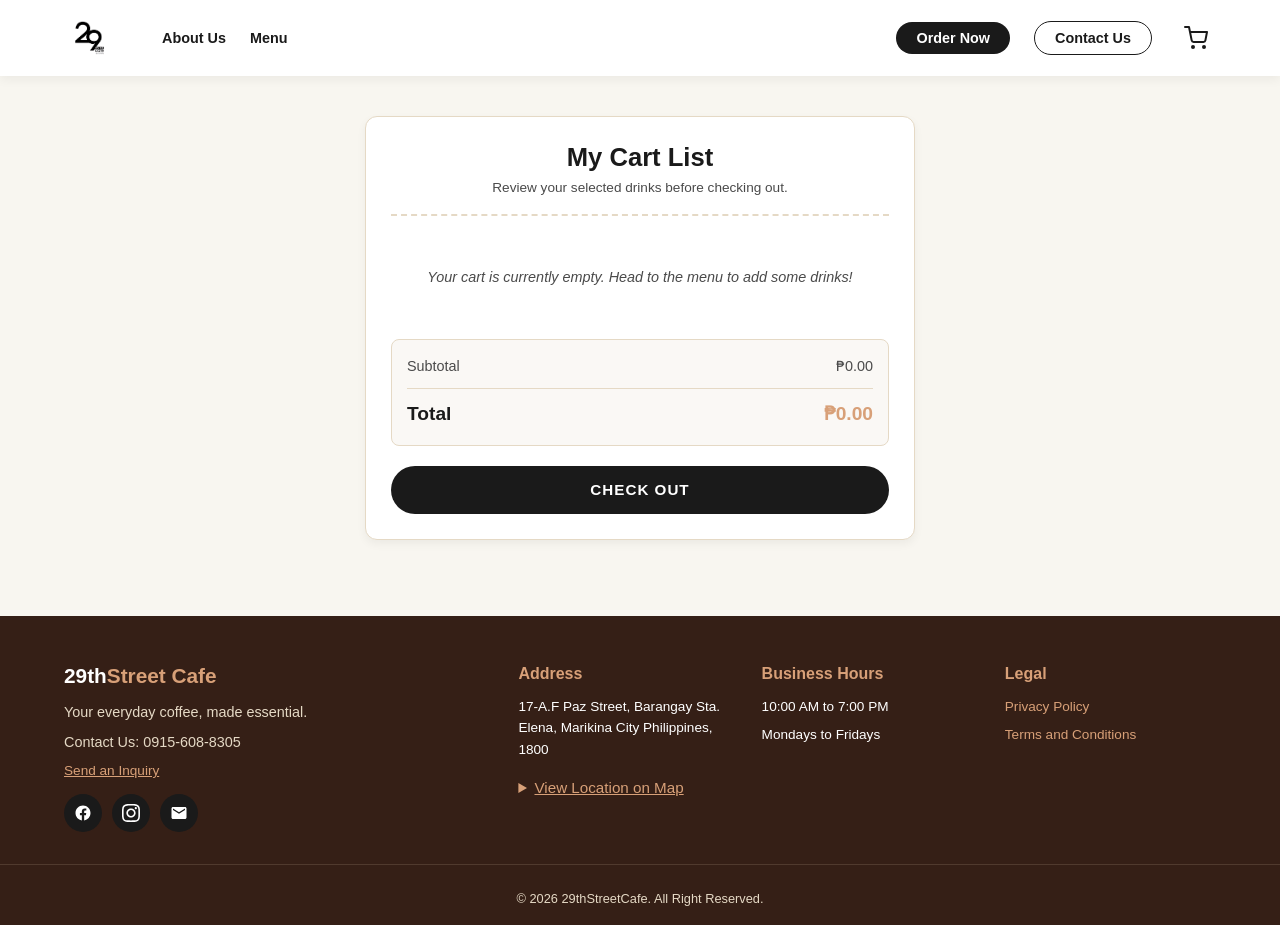
<file: cart.html>
<!DOCTYPE html>
<html lang="en">
<head>
    <meta charset="UTF-8">
    <meta name="viewport" content="width=device-width, initial-scale=1.0">
    <title>29th Street Cafe | My Cart</title>
    <link rel="stylesheet" href="styles.css">
    <script src="cart.js" defer></script>
</head>
<body>

    <header class="site-header">
        <div class="container header-container">
            <div class="logo-container">
                <a href="index.html#hero" class="brand-logo"><img src="images/logo ulit.png" alt="29th Street Cafe Logo" class="logo-img"></a>
            </div>
            
            <div class="mobile-header-actions">
                <a href="cart.html" class="cart-icon-link" aria-label="Go to Cart">
                    <svg width="24" height="24" viewBox="0 0 24 24" fill="none" stroke="currentColor" stroke-width="2" stroke-linecap="round" stroke-linejoin="round">
                        <circle cx="9" cy="21" r="1"></circle><circle cx="20" cy="21" r="1"></circle>
                        <path d="M1 1h4l2.68 13.39a2 2 0 0 0 2 1.61h9.72a2 2 0 0 0 2-1.61L23 6H6"></path>
                    </svg>
                    <span class="cart-badge" style="display: none;">0</span>
                </a>
                <button class="menu-toggle" aria-label="Toggle Menu" id="mobileMenuBtn">
                    <svg width="28" height="28" viewBox="0 0 24 24" fill="none" stroke="currentColor" stroke-width="2" stroke-linecap="round" stroke-linejoin="round">
                        <line x1="3" y1="12" x2="21" y2="12"></line>
                        <line x1="3" y1="6" x2="21" y2="6"></line>
                        <line x1="3" y1="18" x2="21" y2="18"></line>
                    </svg>
                </button>
            </div>

            <nav class="main-navigation" id="mainNav">
                <ul class="nav-list">
                    <li><a href="index.html#about" class="nav-link">About Us</a></li>
                    <li><a href="index.html#menu" class="nav-link">Menu</a></li>
                    <li class="push-right"><a href="form.html" class="nav-link btn-nav">Order Now</a></li>
                    <li><a href="#app" class="nav-link btn-nav-outline">Contact Us</a></li>
                    <li class="desktop-cart">
                        <a href="cart.html" class="nav-link cart-icon-link" aria-label="Go to Cart">
                            <svg width="24" height="24" viewBox="0 0 24 24" fill="none" stroke="currentColor" stroke-width="2" stroke-linecap="round" stroke-linejoin="round">
                                <circle cx="9" cy="21" r="1"></circle><circle cx="20" cy="21" r="1"></circle>
                                <path d="M1 1h4l2.68 13.39a2 2 0 0 0 2 1.61h9.72a2 2 0 0 0 2-1.61L23 6H6"></path>
                            </svg>
                            <span class="cart-badge" style="display: none;">0</span>
                        </a>
                    </li>
                </ul>
            </nav>
        </div>
    </header>

    <main class="cart-page-main">
        <div class="cart-wrapper">
            <div class="cart-header">
                <h1>My Cart List</h1>
                <p>Review your selected drinks before checking out.</p>
            </div>

            <div id="cartItemsContainer" class="cart-items-container">
            </div>

            <div class="cart-summary">
                <div class="summary-row">
                    <span>Subtotal</span>
                    <span id="cartSubtotal">₱0.00</span>
                </div>
                <div class="summary-divider"></div>
                <div class="summary-row total-row">
                    <span>Total</span>
                    <span id="cartTotal">₱0.00</span>
                </div>
            </div>

            <a href="form.html" class="btn-checkout">Check out</a>
        </div>
    </main>

    <footer id="app" class="site-footer">
        <div class="container footer-grid">
            
            <div class="footer-brand">
                <h3>29th<span class="logo-accent-footer">Street Cafe</span></h3>
                <p>Your everyday coffee, made essential.</p>
                
                <div class="desktop-only">
                    <p>Contact Us: <a href="tel:+639156088305" style="color: inherit; text-decoration: none; transition: color 0.3s ease;" onmouseover="this.style.color='var(--chai-spice)'" onmouseout="this.style.color='inherit'">0915-608-8305</a></p>
                    <a href="inquiries.html" style="color: var(--chai-spice); text-decoration: underline; font-size: 0.85rem; transition: color 0.3s ease; display: block; margin-top: 4px;" onmouseover="this.style.color='var(--white)'" onmouseout="this.style.color='var(--chai-spice)'">Send an Inquiry</a>
                    
                    <div class="footer-socials" style="margin-top: 12px; gap: 10px;">
                        <a href="https://www.facebook.com/share/1GhwQuFxMb/" target="_blank" aria-label="Facebook">
                            <svg viewBox="0 0 24 24"><path d="M12 2C6.477 2 2 6.477 2 12c0 4.991 3.657 9.128 8.438 9.878v-6.987h-2.54V12h2.54V9.797c0-2.506 1.492-3.89 3.777-3.89 1.094 0 2.238.195 2.238.195v2.46h-1.26c-1.243 0-1.63.771-1.63 1.562V12h2.773l-.443 2.89h-2.33v6.988C18.343 21.128 22 16.991 22 12c0-5.523-4.477-10-10-10z"/></svg>
                        </a>
                        <a href="https://www.instagram.com/29thstreet_cafe" target="_blank" aria-label="Instagram">
                            <svg viewBox="0 0 24 24"><path d="M12 2.163c3.204 0 3.584.012 4.85.07 3.252.148 4.771 1.691 4.919 4.919.058 1.265.069 1.645.069 4.849 0 3.205-.012 3.584-.069 4.849-.149 3.225-1.664 4.771-4.919 4.919-1.266.058-1.644.07-4.85.07-3.204 0-3.584-.012-4.849-.07-3.26-.149-4.771-1.699-4.919-4.92-.058-1.265-.07-1.644-.07-4.849 0-3.204.013-3.583.07-4.849.149-3.227 1.664-4.771 4.919-4.919 1.266-.057 1.645-.069 4.849-.069zm0-2.163c-3.259 0-3.667.014-4.947.072-4.358.2-6.78 2.618-6.98 6.98-.059 1.281-.073 1.689-.073 4.948 0 3.259.014 3.668.072 4.948.2 4.358 2.618 6.78 6.98 6.98 1.281.058 1.689.072 4.948.072 3.259 0 3.668-.014 4.948-.072 4.354-.2 6.782-2.618 6.979-6.98.059-1.28.073-1.689.073-4.948 0-3.259-.014-3.667-.072-4.947-.196-4.354-2.617-6.78-6.979-6.98-1.281-.059-1.69-.073-4.949-.073zm0 5.838c-3.403 0-6.162 2.759-6.162 6.162s2.759 6.163 6.162 6.163 6.162-2.759 6.162-6.163c0-3.403-2.759-6.162-6.162-6.162zm0 10.162c-2.209 0-4-1.79-4-4 0-2.209 1.791-4 4-4s4 1.791 4 4c0 2.21-1.791 4-4 4zm6.406-11.845c-.796 0-1.441.645-1.441 1.44s.645 1.44 1.441 1.44c.795 0 1.439-.645 1.439-1.44s-.644-1.44-1.439-1.44z"/></svg>
                        </a>
                        <a href="mailto:29thstreetcafe.coftea@gmail.com" aria-label="Email">
                            <svg viewBox="0 0 24 24"><path d="M20 4H4c-1.1 0-1.99.9-1.99 2L2 18c0 1.1.9 2 2 2h16c1.1 0 2-.9 2-2V6c0-1.1-.9-2-2-2zm0 4l-8 5-8-5V6l8 5 8-5v2z"/></svg>
                        </a>
                    </div>
                </div>
                
                <details class="mobile-footer-dropdown mobile-only-block">
                    <summary>Business Hours</summary>
                    <div class="dropdown-content">
                        10:00 AM to 7:00 PM<br>Mondays to Fridays
                    </div>
                </details>
            </div>
            
            <div class="footer-links">
                <div class="desktop-only">
                    <h4>Address</h4>
                    <ul><li>17-A.F Paz Street, Barangay Sta. Elena, Marikina City Philippines, 1800</li></ul>
                    <details style="margin-top: 15px; cursor: pointer;">
                        <summary style="color: var(--chai-spice); font-size: 0.95rem; text-decoration: underline; margin-bottom: 10px; outline: none;">View Location on Map</summary>
                        <iframe src="https://www.google.com/maps/embed?pb=!1m18!1m12!1m3!1d247050.96467806457!2d120.94661945484529!3d14.646214305176816!2m3!1f0!2f0!3f0!3m2!1i1024!2i768!4f13.1!3m3!1m2!1s0x3397b9c610e8864b%3A0x1a244e8b13461ee4!2s29th%20Street%20Cafe%20by%20cof%2Ftea!5e0!3m2!1sen!2sph!4v1778140295258!5m2!1sen!2sph" width="100%" height="200" style="border:0; border-radius: 8px;" allowfullscreen="" loading="lazy" referrerpolicy="no-referrer-when-downgrade"></iframe>
                    </details>
                </div>
                
                <details class="mobile-footer-dropdown mobile-only-block">
                    <summary>Address</summary>
                    <div class="dropdown-content">
                        17-A.F Paz Street, Barangay Sta. Elena, Marikina City Philippines, 1800
                        <details style="margin-top: 10px; cursor: pointer;">
                            <summary style="color: var(--chai-spice); font-size: 0.9rem; text-decoration: underline; margin-bottom: 5px; outline: none; display:inline; justify-content:flex-start;">View Location on Map</summary>
                            <iframe src="https://www.google.com/maps/embed?pb=!1m18!1m12!1m3!1d247050.96467806457!2d120.94661945484529!3d14.646214305176816!2m3!1f0!2f0!3f0!3m2!1i1024!2i768!4f13.1!3m3!1m2!1s0x3397b9c610e8864b%3A0x1a244e8b13461ee4!2s29th%20Street%20Cafe%20by%20cof%2Ftea!5e0!3m2!1sen!2sph!4v1778140295258!5m2!1sen!2sph" width="100%" height="150" style="border:0; border-radius: 8px; margin-top:10px;" allowfullscreen="" loading="lazy" referrerpolicy="no-referrer-when-downgrade"></iframe>
                        </details>
                    </div>
                </details>
            </div>
            
            <div class="footer-links">
                <div class="desktop-only">
                    <h4>Business Hours</h4>
                    <ul>
                        <li>10:00 AM to 7:00 PM</li>
                        <li>Mondays to Fridays</li>
                    </ul>
                </div>

                <details class="mobile-footer-dropdown mobile-only-block">
                    <summary>Contact Us</summary>
                    <div class="dropdown-content">
                        <a href="inquiries.html" style="display:block; margin-bottom: 8px; text-decoration:underline;">Send an Inquiry</a>
                        Call/Text: <a href="tel:+639156088305" style="color: inherit; text-decoration: none;">0915-608-8305</a>
                    </div>
                </details>
            </div>

            <div class="footer-links">
                <div class="desktop-only">
                    <h4>Legal</h4>
                    <ul>
                        <li><a href="privacy.html">Privacy Policy</a></li>
                        <li><a href="terms.html">Terms and Conditions</a></li>
                    </ul>
                </div>
                
                <details class="mobile-footer-dropdown mobile-only-block">
                    <summary>Legal</summary>
                    <div class="dropdown-content">
                        <a href="privacy.html" style="display:block; margin-bottom: 8px; text-decoration:underline;">Privacy Policy</a>
                        <a href="terms.html" style="display:block; text-decoration:underline;">Terms and Conditions</a>
                    </div>
                </details>

                <div class="footer-socials mobile-only-flex" style="margin-top: 15px;">
                    <a href="https://www.facebook.com/share/1GhwQuFxMb/" target="_blank" aria-label="Facebook">
                        <svg viewBox="0 0 24 24"><path d="M12 2C6.477 2 2 6.477 2 12c0 4.991 3.657 9.128 8.438 9.878v-6.987h-2.54V12h2.54V9.797c0-2.506 1.492-3.89 3.777-3.89 1.094 0 2.238.195 2.238.195v2.46h-1.26c-1.243 0-1.63.771-1.63 1.562V12h2.773l-.443 2.89h-2.33v6.988C18.343 21.128 22 16.991 22 12c0-5.523-4.477-10-10-10z"/></svg>
                    </a>
                    <a href="https://www.instagram.com/29thstreet_cafe" target="_blank" aria-label="Instagram">
                        <svg viewBox="0 0 24 24"><path d="M12 2.163c3.204 0 3.584.012 4.85.07 3.252.148 4.771 1.691 4.919 4.919.058 1.265.069 1.645.069 4.849 0 3.205-.012 3.584-.069 4.849-.149 3.225-1.664 4.771-4.919 4.919-1.266.058-1.644.07-4.85.07-3.204 0-3.584-.012-4.849-.07-3.26-.149-4.771-1.699-4.919-4.92-.058-1.265-.07-1.644-.07-4.849 0-3.204.013-3.583.07-4.849.149-3.227 1.664-4.771 4.919-4.919 1.266-.057 1.645-.069 4.849-.069zm0-2.163c-3.259 0-3.667.014-4.947.072-4.358.2-6.78 2.618-6.98 6.98-.059 1.281-.073 1.689-.073 4.948 0 3.259.014 3.668.072 4.948.2 4.358 2.618 6.78 6.98 6.98 1.281.058 1.689.072 4.948.072 3.259 0 3.668-.014 4.948-.072 4.354-.2 6.782-2.618 6.979-6.98.059-1.28.073-1.689.073-4.948 0-3.259-.014-3.667-.072-4.947-.196-4.354-2.617-6.78-6.979-6.98-1.281-.059-1.69-.073-4.949-.073zm0 5.838c-3.403 0-6.162 2.759-6.162 6.162s2.759 6.163 6.162 6.163 6.162-2.759 6.162-6.163c0-3.403-2.759-6.162-6.162-6.162zm0 10.162c-2.209 0-4-1.79-4-4 0-2.209 1.791-4 4-4s4 1.791 4 4c0 2.21-1.791 4-4 4zm6.406-11.845c-.796 0-1.441.645-1.441 1.44s.645 1.44 1.441 1.44c.795 0 1.439-.645 1.439-1.44s-.644-1.44-1.439-1.44z"/></svg>
                    </a>
                    <a href="mailto:29thstreetcafe.coftea@gmail.com" aria-label="Email">
                        <svg viewBox="0 0 24 24"><path d="M20 4H4c-1.1 0-1.99.9-1.99 2L2 18c0 1.1.9 2 2 2h16c1.1 0 2-.9 2-2V6c0-1.1-.9-2-2-2zm0 4l-8 5-8-5V6l8 5 8-5v2z"/></svg>
                    </a>
                </div>
            </div>

        </div>
        <div class="footer-bottom">
            <p>© 2026 29thStreetCafe. All Right Reserved.</p>
        </div>
    </footer>
</body>
</html>
</file>
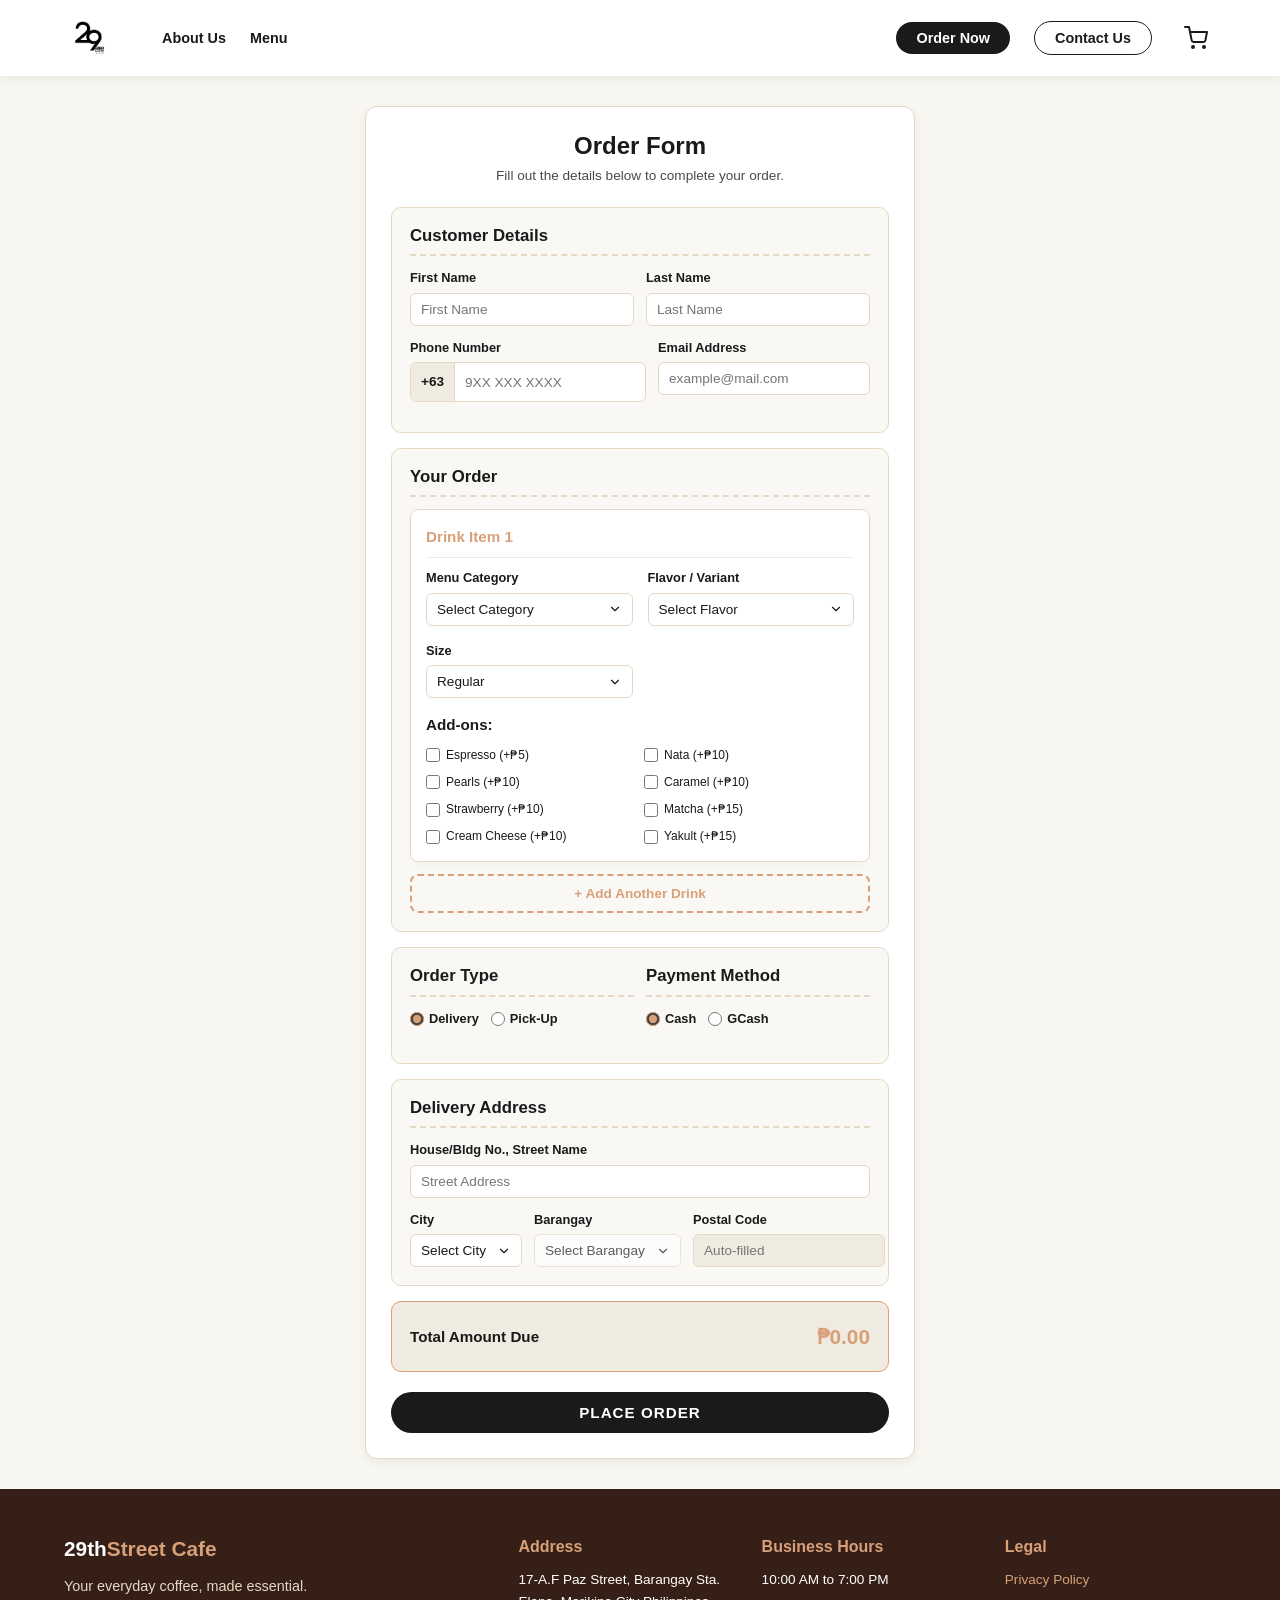
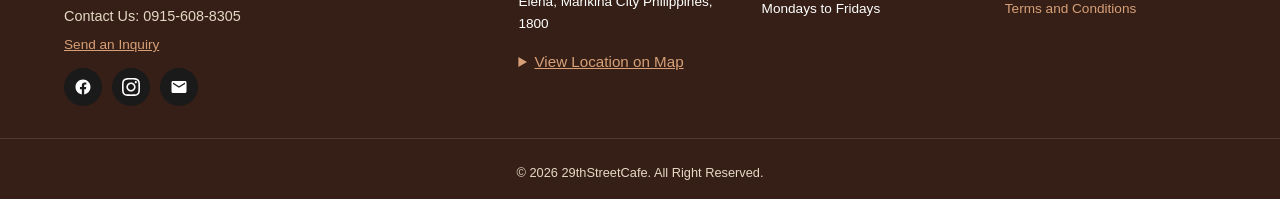
<file: form.html>
<!DOCTYPE html>
<html lang="en">
<head>
    <meta charset="UTF-8" />
    <meta name="viewport" content="width=device-width, initial-scale=1.0" />
    <title>29th Street Cafe | Order Form</title>
    <link rel="stylesheet" href="form.css" />
    <link rel="stylesheet" href="styles.css" />
    <script src="form.js" defer></script>
</head>
<body>
  
    <header class="site-header">
        <div class="container header-container">
            <div class="logo-container">
                <a href="index.html#hero" class="brand-logo"><img src="images/logo ulit.png" alt="29th Street Cafe Logo" class="logo-img"></a>
            </div>
            
            <div class="mobile-header-actions">
                <a href="cart.html" class="cart-icon-link" aria-label="Go to Cart">
                    <svg width="24" height="24" viewBox="0 0 24 24" fill="none" stroke="currentColor" stroke-width="2" stroke-linecap="round" stroke-linejoin="round">
                        <circle cx="9" cy="21" r="1"></circle><circle cx="20" cy="21" r="1"></circle>
                        <path d="M1 1h4l2.68 13.39a2 2 0 0 0 2 1.61h9.72a2 2 0 0 0 2-1.61L23 6H6"></path>
                    </svg>
                    <span class="cart-badge" style="display: none;">0</span>
                </a>
                <button class="menu-toggle" aria-label="Toggle Menu" id="mobileMenuBtn">
                    <svg width="28" height="28" viewBox="0 0 24 24" fill="none" stroke="currentColor" stroke-width="2" stroke-linecap="round" stroke-linejoin="round">
                        <line x1="3" y1="12" x2="21" y2="12"></line>
                        <line x1="3" y1="6" x2="21" y2="6"></line>
                        <line x1="3" y1="18" x2="21" y2="18"></line>
                    </svg>
                </button>
            </div>

            <nav class="main-navigation" id="mainNav">
                <ul class="nav-list">
                    <li><a href="index.html#about" class="nav-link">About Us</a></li>
                    <li><a href="index.html#menu" class="nav-link">Menu</a></li>
                    <li class="push-right"><a href="form.html" class="nav-link btn-nav">Order Now</a></li>
                    <li><a href="#app" class="nav-link btn-nav-outline">Contact Us</a></li>
                    <li class="desktop-cart">
                        <a href="cart.html" class="nav-link cart-icon-link" aria-label="Go to Cart">
                            <svg width="24" height="24" viewBox="0 0 24 24" fill="none" stroke="currentColor" stroke-width="2" stroke-linecap="round" stroke-linejoin="round">
                                <circle cx="9" cy="21" r="1"></circle><circle cx="20" cy="21" r="1"></circle>
                                <path d="M1 1h4l2.68 13.39a2 2 0 0 0 2 1.61h9.72a2 2 0 0 0 2-1.61L23 6H6"></path>
                            </svg>
                            <span class="cart-badge" style="display: none;">0</span>
                        </a>
                    </li>
                </ul>
            </nav>
        </div>
    </header>

  <div class="wrapper">
    <header class="header">
      <h1>Order Form</h1>
      <p>Fill out the details below to complete your order.</p>
    </header>
    
    <form id="foodOrderForm">
      
      <section class="form-section">
        <h2 class="section-title">Customer Details</h2>
        <div class="input-grid">
          <div class="field">
            <label>First Name</label>
            <input class="input" type="text" name="firstName" placeholder="First Name" required />
          </div>
          <div class="field">
            <label>Last Name</label>
            <input class="input" type="text" name="lastName" placeholder="Last Name" required />
          </div>
        </div>
        <div class="input-grid">
          <div class="field">
            <label>Phone Number</label>
            <div class="phone-group">
              <span class="phone-prefix">+63</span>
              <input class="phone-input" type="tel" name="phone" placeholder="9XX XXX XXXX" maxlength="10" minlength="10" pattern="^9\d{9}$" title="Must start with 9 and be exactly 10 digits" required oninput="this.value = this.value.replace(/[^0-9]/g, '')" />
            </div>
          </div>
          <div class="field">
            <label>Email Address</label>
            <input class="input" type="email" name="email" placeholder="example@mail.com" pattern="[a-zA-Z0-9._%+-]+@[a-zA-Z0-9.-]+\.[a-zA-Z]{2,}$" required />
          </div>
        </div>
      </section>

      <section class="form-section">
        <h2 class="section-title">Your Order</h2>
        <div id="mealsContainer"></div>
        <button class="add-btn" type="button" id="addMealBtn">+ Add Another Drink</button>
      </section>

      <section class="form-section">
        <div class="input-grid">
          <div class="field">
            <h2 class="section-title">Order Type</h2>
            <div class="radio-group">
              <label class="radio-item"><input type="radio" name="orderType" value="Delivery" checked /> Delivery</label>
              <label class="radio-item"><input type="radio" name="orderType" value="Pick-Up" /> Pick-Up</label>
            </div>
          </div>
          <div class="field">
            <h2 class="section-title">Payment Method</h2>
            <div class="radio-group">
              <label class="radio-item"><input type="radio" name="paymentType" value="Cash" checked /> Cash</label>
              <label class="radio-item"><input type="radio" name="paymentType" value="GCash" /> GCash</label>
            </div>

            <div id="gcashQRContainer" style="display: none; margin-top: 15px; text-align: center;">
                <p style="font-size: 0.85rem; color: var(--mocha-brown); margin-bottom: 8px;">Scan to pay via GCash:</p>
                <img src="images/gcash-qr.jpg" alt="GCash QR Code" style="max-width: 150px; border-radius: 8px; border: 1px solid var(--cappuccino-beige); box-shadow: var(--shadow-soft);">
                <p style="font-size: 0.95rem; font-weight: bold; color: var(--espresso-brown); margin-top: 8px;">0915-608-8305</p>
            </div>
          </div>
        </div>
      </section>

      <section class="form-section" id="addressSection">
        <h2 class="section-title">Delivery Address</h2>
        <div class="field mb-spacing">
          <label>House/Bldg No., Street Name</label>
          <input class="input" type="text" name="street" id="streetInput" placeholder="Street Address" required />
        </div>
        <div class="address-grid">
          <div class="field">
            <label>City</label>
            <select class="input select" name="city" id="citySelect" required>
              <option value="" disabled selected>Select City</option>
              <option value="Antipolo">Antipolo</option>
              <option value="Cainta">Cainta</option>
              <option value="Marikina">Marikina</option>
              <option value="Pasig">Pasig</option>
            </select>
          </div>
          <div class="field">
            <label>Barangay</label>
            <select class="input select" name="barangay" id="brgySelect" required disabled>
              <option value="" disabled selected>Select Barangay</option>
            </select>
          </div>
          <div class="field">
            <label>Postal Code</label>
            <input class="input readonly" type="text" name="zip" id="zipCode" placeholder="Auto-filled" readonly />
          </div>
        </div>
      </section>

      <section class="form-section summary-section">
        <div class="payment-grid">
          <div class="label">Total Amount Due</div>
          <div class="value total-amount" id="amountDue">₱0.00</div>
        </div>
      </section>

      <div class="footer-actions">
        <button class="submit-btn" type="submit">Place Order</button>
      </div>

      <div class="submission-notice" id="summaryBox"></div>
    </form>
  </div>

    <footer id="app" class="site-footer">
        <div class="container footer-grid">
            
            <div class="footer-brand">
                <h3>29th<span class="logo-accent-footer">Street Cafe</span></h3>
                <p>Your everyday coffee, made essential.</p>
                
                <div class="desktop-only">
                    <p>Contact Us: <a href="tel:+639156088305" style="color: inherit; text-decoration: none; transition: color 0.3s ease;" onmouseover="this.style.color='var(--chai-spice)'" onmouseout="this.style.color='inherit'">0915-608-8305</a></p>
                    <a href="inquiries.html" style="color: var(--chai-spice); text-decoration: underline; font-size: 0.85rem; transition: color 0.3s ease; display: block; margin-top: 4px;" onmouseover="this.style.color='var(--white)'" onmouseout="this.style.color='var(--chai-spice)'">Send an Inquiry</a>
                    
                    <div class="footer-socials" style="margin-top: 12px; gap: 10px;">
                        <a href="https://www.facebook.com/share/1GhwQuFxMb/" target="_blank" aria-label="Facebook">
                            <svg viewBox="0 0 24 24"><path d="M12 2C6.477 2 2 6.477 2 12c0 4.991 3.657 9.128 8.438 9.878v-6.987h-2.54V12h2.54V9.797c0-2.506 1.492-3.89 3.777-3.89 1.094 0 2.238.195 2.238.195v2.46h-1.26c-1.243 0-1.63.771-1.63 1.562V12h2.773l-.443 2.89h-2.33v6.988C18.343 21.128 22 16.991 22 12c0-5.523-4.477-10-10-10z"/></svg>
                        </a>
                        <a href="https://www.instagram.com/29thstreet_cafe" target="_blank" aria-label="Instagram">
                            <svg viewBox="0 0 24 24"><path d="M12 2.163c3.204 0 3.584.012 4.85.07 3.252.148 4.771 1.691 4.919 4.919.058 1.265.069 1.645.069 4.849 0 3.205-.012 3.584-.069 4.849-.149 3.225-1.664 4.771-4.919 4.919-1.266.058-1.644.07-4.85.07-3.204 0-3.584-.012-4.849-.07-3.26-.149-4.771-1.699-4.919-4.92-.058-1.265-.07-1.644-.07-4.849 0-3.204.013-3.583.07-4.849.149-3.227 1.664-4.771 4.919-4.919 1.266-.057 1.645-.069 4.849-.069zm0-2.163c-3.259 0-3.667.014-4.947.072-4.358.2-6.78 2.618-6.98 6.98-.059 1.281-.073 1.689-.073 4.948 0 3.259.014 3.668.072 4.948.2 4.358 2.618 6.78 6.98 6.98 1.281.058 1.689.072 4.948.072 3.259 0 3.668-.014 4.948-.072 4.354-.2 6.782-2.618 6.979-6.98.059-1.28.073-1.689.073-4.948 0-3.259-.014-3.667-.072-4.947-.196-4.354-2.617-6.78-6.979-6.98-1.281-.059-1.69-.073-4.949-.073zm0 5.838c-3.403 0-6.162 2.759-6.162 6.162s2.759 6.163 6.162 6.163 6.162-2.759 6.162-6.163c0-3.403-2.759-6.162-6.162-6.162zm0 10.162c-2.209 0-4-1.79-4-4 0-2.209 1.791-4 4-4s4 1.791 4 4c0 2.21-1.791 4-4 4zm6.406-11.845c-.796 0-1.441.645-1.441 1.44s.645 1.44 1.441 1.44c.795 0 1.439-.645 1.439-1.44s-.644-1.44-1.439-1.44z"/></svg>
                        </a>
                        <a href="mailto:29thstreetcafe.coftea@gmail.com" aria-label="Email">
                            <svg viewBox="0 0 24 24"><path d="M20 4H4c-1.1 0-1.99.9-1.99 2L2 18c0 1.1.9 2 2 2h16c1.1 0 2-.9 2-2V6c0-1.1-.9-2-2-2zm0 4l-8 5-8-5V6l8 5 8-5v2z"/></svg>
                        </a>
                    </div>
                </div>
                
                <details class="mobile-footer-dropdown mobile-only-block">
                    <summary>Business Hours</summary>
                    <div class="dropdown-content">
                        10:00 AM to 7:00 PM<br>Mondays to Fridays
                    </div>
                </details>
            </div>
            
            <div class="footer-links">
                <div class="desktop-only">
                    <h4>Address</h4>
                    <ul><li>17-A.F Paz Street, Barangay Sta. Elena, Marikina City Philippines, 1800</li></ul>
                    <details style="margin-top: 15px; cursor: pointer;">
                        <summary style="color: var(--chai-spice); font-size: 0.95rem; text-decoration: underline; margin-bottom: 10px; outline: none;">View Location on Map</summary>
                        <iframe src="https://www.google.com/maps/embed?pb=!1m18!1m12!1m3!1d247050.96467806457!2d120.94661945484529!3d14.646214305176816!2m3!1f0!2f0!3f0!3m2!1i1024!2i768!4f13.1!3m3!1m2!1s0x3397b9c610e8864b%3A0x1a244e8b13461ee4!2s29th%20Street%20Cafe%20by%20cof%2Ftea!5e0!3m2!1sen!2sph!4v1778140295258!5m2!1sen!2sph" width="100%" height="200" style="border:0; border-radius: 8px;" allowfullscreen="" loading="lazy" referrerpolicy="no-referrer-when-downgrade"></iframe>
                    </details>
                </div>
                
                <details class="mobile-footer-dropdown mobile-only-block">
                    <summary>Address</summary>
                    <div class="dropdown-content">
                        17-A.F Paz Street, Barangay Sta. Elena, Marikina City Philippines, 1800
                        <details style="margin-top: 10px; cursor: pointer;">
                            <summary style="color: var(--chai-spice); font-size: 0.9rem; text-decoration: underline; margin-bottom: 5px; outline: none; display:inline; justify-content:flex-start;">View Location on Map</summary>
                            <iframe src="https://www.google.com/maps/embed?pb=!1m18!1m12!1m3!1d247050.96467806457!2d120.94661945484529!3d14.646214305176816!2m3!1f0!2f0!3f0!3m2!1i1024!2i768!4f13.1!3m3!1m2!1s0x3397b9c610e8864b%3A0x1a244e8b13461ee4!2s29th%20Street%20Cafe%20by%20cof%2Ftea!5e0!3m2!1sen!2sph!4v1778140295258!5m2!1sen!2sph" width="100%" height="150" style="border:0; border-radius: 8px; margin-top:10px;" allowfullscreen="" loading="lazy" referrerpolicy="no-referrer-when-downgrade"></iframe>
                        </details>
                    </div>
                </details>
            </div>
            
            <div class="footer-links">
                <div class="desktop-only">
                    <h4>Business Hours</h4>
                    <ul>
                        <li>10:00 AM to 7:00 PM</li>
                        <li>Mondays to Fridays</li>
                    </ul>
                </div>

                <details class="mobile-footer-dropdown mobile-only-block">
                    <summary>Contact Us</summary>
                    <div class="dropdown-content">
                        <a href="inquiries.html" style="display:block; margin-bottom: 8px; text-decoration:underline;">Send an Inquiry</a>
                        Call/Text: <a href="tel:+639156088305" style="color: inherit; text-decoration: none;">0915-608-8305</a>
                    </div>
                </details>
            </div>

            <div class="footer-links">
                <div class="desktop-only">
                    <h4>Legal</h4>
                    <ul>
                        <li><a href="privacy.html">Privacy Policy</a></li>
                        <li><a href="terms.html">Terms and Conditions</a></li>
                    </ul>
                </div>
                
                <details class="mobile-footer-dropdown mobile-only-block">
                    <summary>Legal</summary>
                    <div class="dropdown-content">
                        <a href="privacy.html" style="display:block; margin-bottom: 8px; text-decoration:underline;">Privacy Policy</a>
                        <a href="terms.html" style="display:block; text-decoration:underline;">Terms and Conditions</a>
                    </div>
                </details>

                <div class="footer-socials mobile-only-flex" style="margin-top: 15px;">
                    <a href="https://www.facebook.com/share/1GhwQuFxMb/" target="_blank" aria-label="Facebook">
                        <svg viewBox="0 0 24 24"><path d="M12 2C6.477 2 2 6.477 2 12c0 4.991 3.657 9.128 8.438 9.878v-6.987h-2.54V12h2.54V9.797c0-2.506 1.492-3.89 3.777-3.89 1.094 0 2.238.195 2.238.195v2.46h-1.26c-1.243 0-1.63.771-1.63 1.562V12h2.773l-.443 2.89h-2.33v6.988C18.343 21.128 22 16.991 22 12c0-5.523-4.477-10-10-10z"/></svg>
                    </a>
                    <a href="https://www.instagram.com/29thstreet_cafe" target="_blank" aria-label="Instagram">
                        <svg viewBox="0 0 24 24"><path d="M12 2.163c3.204 0 3.584.012 4.85.07 3.252.148 4.771 1.691 4.919 4.919.058 1.265.069 1.645.069 4.849 0 3.205-.012 3.584-.069 4.849-.149 3.225-1.664 4.771-4.919 4.919-1.266.058-1.644.07-4.85.07-3.204 0-3.584-.012-4.849-.07-3.26-.149-4.771-1.699-4.919-4.92-.058-1.265-.07-1.644-.07-4.849 0-3.204.013-3.583.07-4.849.149-3.227 1.664-4.771 4.919-4.919 1.266-.057 1.645-.069 4.849-.069zm0-2.163c-3.259 0-3.667.014-4.947.072-4.358.2-6.78 2.618-6.98 6.98-.059 1.281-.073 1.689-.073 4.948 0 3.259.014 3.668.072 4.948.2 4.358 2.618 6.78 6.98 6.98 1.281.058 1.689.072 4.948.072 3.259 0 3.668-.014 4.948-.072 4.354-.2 6.782-2.618 6.979-6.98.059-1.28.073-1.689.073-4.948 0-3.259-.014-3.667-.072-4.947-.196-4.354-2.617-6.78-6.979-6.98-1.281-.059-1.69-.073-4.949-.073zm0 5.838c-3.403 0-6.162 2.759-6.162 6.162s2.759 6.163 6.162 6.163 6.162-2.759 6.162-6.163c0-3.403-2.759-6.162-6.162-6.162zm0 10.162c-2.209 0-4-1.79-4-4 0-2.209 1.791-4 4-4s4 1.791 4 4c0 2.21-1.791 4-4 4zm6.406-11.845c-.796 0-1.441.645-1.441 1.44s.645 1.44 1.441 1.44c.795 0 1.439-.645 1.439-1.44s-.644-1.44-1.439-1.44z"/></svg>
                    </a>
                    <a href="mailto:29thstreetcafe.coftea@gmail.com" aria-label="Email">
                        <svg viewBox="0 0 24 24"><path d="M20 4H4c-1.1 0-1.99.9-1.99 2L2 18c0 1.1.9 2 2 2h16c1.1 0 2-.9 2-2V6c0-1.1-.9-2-2-2zm0 4l-8 5-8-5V6l8 5 8-5v2z"/></svg>
                    </a>
                </div>
            </div>
            
        </div>
        <div class="footer-bottom">
            <p>© 2026 29thStreetCafe. All Right Reserved.</p>
        </div>
    </footer>

    <a href="#" id="scrollToTopBtn" class="scroll-to-top" aria-label="Scroll to top">
        <svg width="24" height="24" viewBox="0 0 24 24" fill="none" stroke="currentColor" stroke-width="2.5" stroke-linecap="round" stroke-linejoin="round">
            <path d="M12 19V5M5 12l7-7 7 7"/>
        </svg>
    </a>
</body>
</html>
</file>
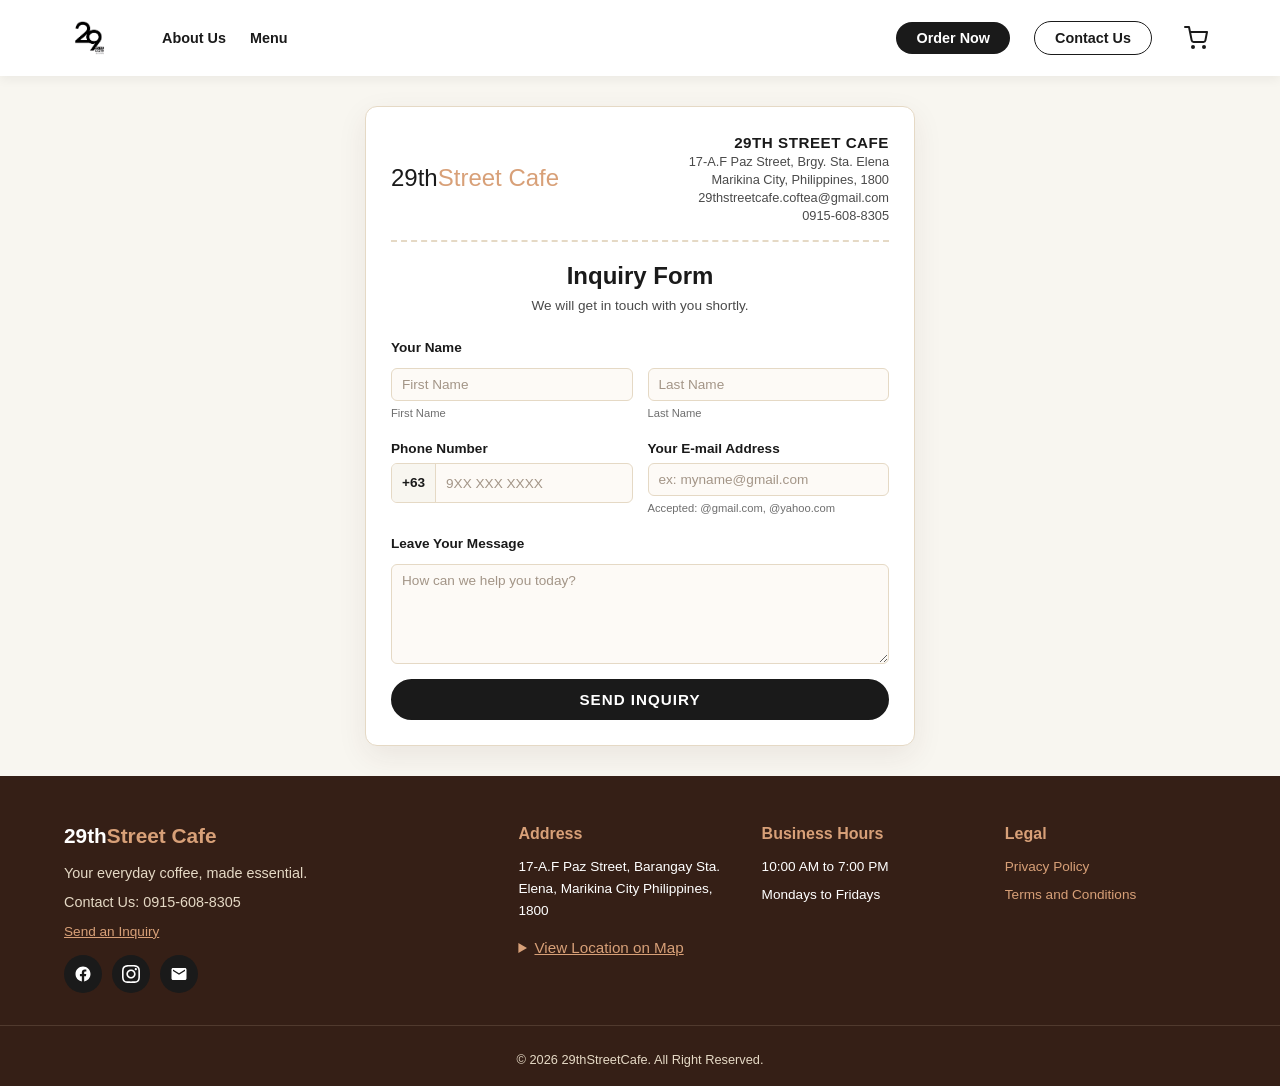
<file: inquiries.html>
<!DOCTYPE html>
<html lang="en">
<head>
    <meta charset="UTF-8">
    <meta name="viewport" content="width=device-width, initial-scale=1.0">
    <title>29th Street Cafe | Inquiries</title>
    <link rel="stylesheet" href="styles.css">
    <link rel="stylesheet" href="inquiries.css">
    <script src="inquiries.js" defer></script>
</head>
<body>

    <header class="site-header">
        <div class="container header-container">
            <div class="logo-container">
                <a href="index.html#hero" class="brand-logo"><img src="images/logo ulit.png" alt="29th Street Cafe Logo" class="logo-img"></a>
            </div>
            
            <div class="mobile-header-actions">
                <a href="cart.html" class="cart-icon-link" aria-label="Go to Cart">
                    <svg width="24" height="24" viewBox="0 0 24 24" fill="none" stroke="currentColor" stroke-width="2" stroke-linecap="round" stroke-linejoin="round">
                        <circle cx="9" cy="21" r="1"></circle><circle cx="20" cy="21" r="1"></circle>
                        <path d="M1 1h4l2.68 13.39a2 2 0 0 0 2 1.61h9.72a2 2 0 0 0 2-1.61L23 6H6"></path>
                    </svg>
                    <span class="cart-badge" style="display: none;">0</span>
                </a>
                <button class="menu-toggle" aria-label="Toggle Menu" id="mobileMenuBtn">
                    <svg width="28" height="28" viewBox="0 0 24 24" fill="none" stroke="currentColor" stroke-width="2" stroke-linecap="round" stroke-linejoin="round">
                        <line x1="3" y1="12" x2="21" y2="12"></line>
                        <line x1="3" y1="6" x2="21" y2="6"></line>
                        <line x1="3" y1="18" x2="21" y2="18"></line>
                    </svg>
                </button>
            </div>

            <nav class="main-navigation" id="mainNav">
                <ul class="nav-list">
                    <li><a href="index.html#about" class="nav-link">About Us</a></li>
                    <li><a href="index.html#menu" class="nav-link">Menu</a></li>
                    <li class="push-right"><a href="form.html" class="nav-link btn-nav">Order Now</a></li>
                    <li><a href="#app" class="nav-link btn-nav-outline">Contact Us</a></li>
                    <li class="desktop-cart">
                        <a href="cart.html" class="nav-link cart-icon-link" aria-label="Go to Cart">
                            <svg width="24" height="24" viewBox="0 0 24 24" fill="none" stroke="currentColor" stroke-width="2" stroke-linecap="round" stroke-linejoin="round">
                                <circle cx="9" cy="21" r="1"></circle><circle cx="20" cy="21" r="1"></circle>
                                <path d="M1 1h4l2.68 13.39a2 2 0 0 0 2 1.61h9.72a2 2 0 0 0 2-1.61L23 6H6"></path>
                            </svg>
                            <span class="cart-badge" style="display: none;">0</span>
                        </a>
                    </li>
                </ul>
            </nav>
        </div>
    </header>

    <div class="inquiry-wrapper">
        <div class="inquiry-top-header">
            <div class="inquiry-logo-box">
                <a href="index.html" class="brand-logo" style="font-size: 1.5rem; text-decoration: none; color: var(--espresso-brown);">29th<span style="color: var(--chai-spice);">Street Cafe</span></a>
            </div>
            <div class="inquiry-company-info">
                <strong>29TH STREET CAFE</strong><br>
                17-A.F Paz Street, Brgy. Sta. Elena<br>
                Marikina City, Philippines, 1800<br>
                29thstreetcafe.coftea@gmail.com<br>
                0915-608-8305
            </div>
        </div>

        <div class="inquiry-title-section">
            <h1>Inquiry Form</h1>
            <p>We will get in touch with you shortly.</p>
        </div>

        <form id="inquiryForm" class="inquiry-form">
            <div class="form-row">
                <div class="form-group full-width">
                    <label>Your Name</label>
                </div>
                <div class="form-group">
                    <input type="text" id="inqFirstName" name="firstName" placeholder="First Name" pattern="[A-Za-z\s]+" title="Only letters and spaces are allowed" required>
                    <span class="sub-label">First Name</span>
                </div>
                <div class="form-group">
                    <input type="text" id="inqLastName" name="lastName" placeholder="Last Name" pattern="[A-Za-z\s]+" title="Only letters and spaces are allowed" required>
                    <span class="sub-label">Last Name</span>
                </div>
            </div>

            <div class="form-row">
                <div class="form-group">
                    <label for="inqPhone">Phone Number</label>
                    <div class="phone-group">
                        <span class="phone-prefix">+63</span>
                        <input class="phone-input" type="tel" id="inqPhone" name="phone" placeholder="9XX XXX XXXX" maxlength="10" minlength="10" pattern="^9\d{9}$" title="Must start with 9 and be exactly 10 digits" required>
                    </div>
                </div>
                <div class="form-group">
                    <label for="inqEmail">Your E-mail Address</label>
                    <input type="email" id="inqEmail" name="email" placeholder="ex: myname@gmail.com" pattern="^[a-zA-Z0-9._%+-]+@(gmail\.com|yahoo\.com)$" title="Please enter a valid @gmail.com or @yahoo.com address" required>
                    <span class="sub-label">Accepted: @gmail.com, @yahoo.com</span>
                </div>
            </div>

            <div class="form-row">
                <div class="form-group full-width">
                    <label for="inqMessage">Leave Your Message</label>
                    <textarea id="inqMessage" name="message" placeholder="How can we help you today?" required></textarea>
                </div>
            </div>

            <div class="form-actions">
                <button type="submit" class="submit-btn">Send Inquiry</button>
            </div>
            
            <div id="inquirySuccess" class="success-notice"></div>
        </form>
    </div>

    <footer id="app" class="site-footer">
        <div class="container footer-grid">
            
            <div class="footer-brand">
                <h3>29th<span class="logo-accent-footer">Street Cafe</span></h3>
                <p>Your everyday coffee, made essential.</p>
                
                <div class="desktop-only">
                    <p>Contact Us: <a href="tel:+639156088305" style="color: inherit; text-decoration: none; transition: color 0.3s ease;" onmouseover="this.style.color='var(--chai-spice)'" onmouseout="this.style.color='inherit'">0915-608-8305</a></p>
                    <a href="inquiries.html" style="color: var(--chai-spice); text-decoration: underline; font-size: 0.85rem; transition: color 0.3s ease; display: block; margin-top: 4px;" onmouseover="this.style.color='var(--white)'" onmouseout="this.style.color='var(--chai-spice)'">Send an Inquiry</a>
                    
                    <div class="footer-socials" style="margin-top: 12px; gap: 10px;">
                        <a href="https://www.facebook.com/share/1GhwQuFxMb/" target="_blank" aria-label="Facebook">
                            <svg viewBox="0 0 24 24"><path d="M12 2C6.477 2 2 6.477 2 12c0 4.991 3.657 9.128 8.438 9.878v-6.987h-2.54V12h2.54V9.797c0-2.506 1.492-3.89 3.777-3.89 1.094 0 2.238.195 2.238.195v2.46h-1.26c-1.243 0-1.63.771-1.63 1.562V12h2.773l-.443 2.89h-2.33v6.988C18.343 21.128 22 16.991 22 12c0-5.523-4.477-10-10-10z"/></svg>
                        </a>
                        <a href="https://www.instagram.com/29thstreet_cafe" target="_blank" aria-label="Instagram">
                            <svg viewBox="0 0 24 24"><path d="M12 2.163c3.204 0 3.584.012 4.85.07 3.252.148 4.771 1.691 4.919 4.919.058 1.265.069 1.645.069 4.849 0 3.205-.012 3.584-.069 4.849-.149 3.225-1.664 4.771-4.919 4.919-1.266.058-1.644.07-4.85.07-3.204 0-3.584-.012-4.849-.07-3.26-.149-4.771-1.699-4.919-4.92-.058-1.265-.07-1.644-.07-4.849 0-3.204.013-3.583.07-4.849.149-3.227 1.664-4.771 4.919-4.919 1.266-.057 1.645-.069 4.849-.069zm0-2.163c-3.259 0-3.667.014-4.947.072-4.358.2-6.78 2.618-6.98 6.98-.059 1.281-.073 1.689-.073 4.948 0 3.259.014 3.668.072 4.948.2 4.358 2.618 6.78 6.98 6.98 1.281.058 1.689.072 4.948.072 3.259 0 3.668-.014 4.948-.072 4.354-.2 6.782-2.618 6.979-6.98.059-1.28.073-1.689.073-4.948 0-3.259-.014-3.667-.072-4.947-.196-4.354-2.617-6.78-6.979-6.98-1.281-.059-1.69-.073-4.949-.073zm0 5.838c-3.403 0-6.162 2.759-6.162 6.162s2.759 6.163 6.162 6.163 6.162-2.759 6.162-6.163c0-3.403-2.759-6.162-6.162-6.162zm0 10.162c-2.209 0-4-1.79-4-4 0-2.209 1.791-4 4-4s4 1.791 4 4c0 2.21-1.791 4-4 4zm6.406-11.845c-.796 0-1.441.645-1.441 1.44s.645 1.44 1.441 1.44c.795 0 1.439-.645 1.439-1.44s-.644-1.44-1.439-1.44z"/></svg>
                        </a>
                        <a href="mailto:29thstreetcafe.coftea@gmail.com" aria-label="Email">
                            <svg viewBox="0 0 24 24"><path d="M20 4H4c-1.1 0-1.99.9-1.99 2L2 18c0 1.1.9 2 2 2h16c1.1 0 2-.9 2-2V6c0-1.1-.9-2-2-2zm0 4l-8 5-8-5V6l8 5 8-5v2z"/></svg>
                        </a>
                    </div>
                </div>
                
                <details class="mobile-footer-dropdown mobile-only-block">
                    <summary>Business Hours</summary>
                    <div class="dropdown-content">
                        10:00 AM to 7:00 PM<br>Mondays to Fridays
                    </div>
                </details>
            </div>
            
            <div class="footer-links">
                <div class="desktop-only">
                    <h4>Address</h4>
                    <ul><li>17-A.F Paz Street, Barangay Sta. Elena, Marikina City Philippines, 1800</li></ul>
                    <details style="margin-top: 15px; cursor: pointer;">
                        <summary style="color: var(--chai-spice); font-size: 0.95rem; text-decoration: underline; margin-bottom: 10px; outline: none;">View Location on Map</summary>
                        <iframe src="https://www.google.com/maps/embed?pb=!1m18!1m12!1m3!1d247050.96467806457!2d120.94661945484529!3d14.646214305176816!2m3!1f0!2f0!3f0!3m2!1i1024!2i768!4f13.1!3m3!1m2!1s0x3397b9c610e8864b%3A0x1a244e8b13461ee4!2s29th%20Street%20Cafe%20by%20cof%2Ftea!5e0!3m2!1sen!2sph!4v1778140295258!5m2!1sen!2sph" width="100%" height="200" style="border:0; border-radius: 8px;" allowfullscreen="" loading="lazy" referrerpolicy="no-referrer-when-downgrade"></iframe>
                    </details>
                </div>
                
                <details class="mobile-footer-dropdown mobile-only-block">
                    <summary>Address</summary>
                    <div class="dropdown-content">
                        17-A.F Paz Street, Barangay Sta. Elena, Marikina City Philippines, 1800
                        <details style="margin-top: 10px; cursor: pointer;">
                            <summary style="color: var(--chai-spice); font-size: 0.9rem; text-decoration: underline; margin-bottom: 5px; outline: none; display:inline; justify-content:flex-start;">View Location on Map</summary>
                            <iframe src="https://www.google.com/maps/embed?pb=!1m18!1m12!1m3!1d247050.96467806457!2d120.94661945484529!3d14.646214305176816!2m3!1f0!2f0!3f0!3m2!1i1024!2i768!4f13.1!3m3!1m2!1s0x3397b9c610e8864b%3A0x1a244e8b13461ee4!2s29th%20Street%20Cafe%20by%20cof%2Ftea!5e0!3m2!1sen!2sph!4v1778140295258!5m2!1sen!2sph" width="100%" height="150" style="border:0; border-radius: 8px; margin-top:10px;" allowfullscreen="" loading="lazy" referrerpolicy="no-referrer-when-downgrade"></iframe>
                        </details>
                    </div>
                </details>
            </div>
            
            <div class="footer-links">
                <div class="desktop-only">
                    <h4>Business Hours</h4>
                    <ul>
                        <li>10:00 AM to 7:00 PM</li>
                        <li>Mondays to Fridays</li>
                    </ul>
                </div>

                <details class="mobile-footer-dropdown mobile-only-block">
                    <summary>Contact Us</summary>
                    <div class="dropdown-content">
                        <a href="inquiries.html" style="display:block; margin-bottom: 8px; text-decoration:underline;">Send an Inquiry</a>
                        Call/Text: <a href="tel:+639156088305" style="color: inherit; text-decoration: none;">0915-608-8305</a>
                    </div>
                </details>
            </div>

            <div class="footer-links">
                <div class="desktop-only">
                    <h4>Legal</h4>
                    <ul>
                        <li><a href="privacy.html">Privacy Policy</a></li>
                        <li><a href="terms.html">Terms and Conditions</a></li>
                    </ul>
                </div>
                
                <details class="mobile-footer-dropdown mobile-only-block">
                    <summary>Legal</summary>
                    <div class="dropdown-content">
                        <a href="privacy.html" style="display:block; margin-bottom: 8px; text-decoration:underline;">Privacy Policy</a>
                        <a href="terms.html" style="display:block; text-decoration:underline;">Terms and Conditions</a>
                    </div>
                </details>

                <div class="footer-socials mobile-only-flex" style="margin-top: 15px;">
                    <a href="https://www.facebook.com/share/1GhwQuFxMb/" target="_blank" aria-label="Facebook">
                        <svg viewBox="0 0 24 24"><path d="M12 2C6.477 2 2 6.477 2 12c0 4.991 3.657 9.128 8.438 9.878v-6.987h-2.54V12h2.54V9.797c0-2.506 1.492-3.89 3.777-3.89 1.094 0 2.238.195 2.238.195v2.46h-1.26c-1.243 0-1.63.771-1.63 1.562V12h2.773l-.443 2.89h-2.33v6.988C18.343 21.128 22 16.991 22 12c0-5.523-4.477-10-10-10z"/></svg>
                    </a>
                    <a href="https://www.instagram.com/29thstreet_cafe" target="_blank" aria-label="Instagram">
                        <svg viewBox="0 0 24 24"><path d="M12 2.163c3.204 0 3.584.012 4.85.07 3.252.148 4.771 1.691 4.919 4.919.058 1.265.069 1.645.069 4.849 0 3.205-.012 3.584-.069 4.849-.149 3.225-1.664 4.771-4.919 4.919-1.266.058-1.644.07-4.85.07-3.204 0-3.584-.012-4.849-.07-3.26-.149-4.771-1.699-4.919-4.92-.058-1.265-.07-1.644-.07-4.849 0-3.204.013-3.583.07-4.849.149-3.227 1.664-4.771 4.919-4.919 1.266-.057 1.645-.069 4.849-.069zm0-2.163c-3.259 0-3.667.014-4.947.072-4.358.2-6.78 2.618-6.98 6.98-.059 1.281-.073 1.689-.073 4.948 0 3.259.014 3.668.072 4.948.2 4.358 2.618 6.78 6.98 6.98 1.281.058 1.689.072 4.948.072 3.259 0 3.668-.014 4.948-.072 4.354-.2 6.782-2.618 6.979-6.98.059-1.28.073-1.689.073-4.948 0-3.259-.014-3.667-.072-4.947-.196-4.354-2.617-6.78-6.979-6.98-1.281-.059-1.69-.073-4.949-.073zm0 5.838c-3.403 0-6.162 2.759-6.162 6.162s2.759 6.163 6.162 6.163 6.162-2.759 6.162-6.163c0-3.403-2.759-6.162-6.162-6.162zm0 10.162c-2.209 0-4-1.79-4-4 0-2.209 1.791-4 4-4s4 1.791 4 4c0 2.21-1.791 4-4 4zm6.406-11.845c-.796 0-1.441.645-1.441 1.44s.645 1.44 1.441 1.44c.795 0 1.439-.645 1.439-1.44s-.644-1.44-1.439-1.44z"/></svg>
                    </a>
                    <a href="mailto:29thstreetcafe.coftea@gmail.com" aria-label="Email">
                        <svg viewBox="0 0 24 24"><path d="M20 4H4c-1.1 0-1.99.9-1.99 2L2 18c0 1.1.9 2 2 2h16c1.1 0 2-.9 2-2V6c0-1.1-.9-2-2-2zm0 4l-8 5-8-5V6l8 5 8-5v2z"/></svg>
                    </a>
                </div>
            </div>

        </div>
        <div class="footer-bottom">
            <p>© 2026 29thStreetCafe. All Right Reserved.</p>
        </div>
    </footer>
</body>
</html>
</file>
<file: styles.css>
:root {
    --espresso-brown: #1a1a1a;
    --creamy-latte: #f8f6f0;
    --cappuccino-beige: #e5d9c5;
    --mocha-brown: #4a4a4a;
    --hazelnut-brown: #8b5b3f;
    --chai-spice: #d8a078;
    --white: #ffffff;
    --surface: #ffffff;

    --font-primary: 'Helvetica Neue', Helvetica, Arial, sans-serif;
    --transition-standard: all 0.3s cubic-bezier(0.25, 0.8, 0.25, 1);
    --shadow-soft: 0 4px 10px rgba(0, 0, 0, 0.05);
    --shadow-hover: 0 15px 30px rgba(0, 0, 0, 0.1);
}

* { margin: 0; padding: 0; box-sizing: border-box; }
html { scroll-behavior: smooth; scroll-padding-top: 90px; }

body {
    font-family: var(--font-primary);
    background-color: var(--creamy-latte);
    color: var(--espresso-brown);
    line-height: 1.6; 
    -webkit-font-smoothing: antialiased;
}

.container { width: 90%; max-width: 1200px; margin: 0 auto; }
h1, h2, h3, h4 { color: var(--espresso-brown); margin-bottom: 0.5rem; line-height: 1.2; }
a { text-decoration: none; color: inherit; transition: var(--transition-standard); }
.responsive-image { max-width: 100%; height: auto; display: block; border-radius: 8px; }
.placeholder-img-block {
    background-color: transparent; height: 300px; width: 100%;
    object-fit: cover; display: block; box-shadow: var(--shadow-soft);
}
.divider {
    height: 3px; width: 80px; background-color: var(--chai-spice);
    margin: 1rem auto 2rem auto; border-radius: 2px;
}
.section-header { text-align: center; margin-bottom: 3rem; }
.section-header p { color: var(--mocha-brown); font-size: 1rem; }

/* Header & Nav */
.site-header {
    background-color: rgba(255, 255, 255, 0.98); 
    backdrop-filter: blur(10px); box-shadow: var(--shadow-soft);
    position: sticky; top: 0; z-index: 1000; padding: 0.8rem 0;
}
.header-container { display: flex; align-items: center; justify-content: space-between; position: relative; }
.logo-container { flex-shrink: 0; }
.logo-img { max-height: 50px; width: auto; object-fit: contain; vertical-align: middle; }

/* Desktop Navigation */
.main-navigation { flex-grow: 1; display: flex; justify-content: flex-start; padding-left: 3rem; }
.nav-list { list-style: none; display: flex; align-items: center; gap: 1.5rem; width: 100%; }
.push-right { margin-left: auto; }
.nav-link { font-weight: 600; font-size: 0.9rem; color: var(--espresso-brown); position: relative; }

.nav-link:not(.btn-nav):not(.btn-nav-outline):not(.cart-icon-link)::after {
    content: ''; position: absolute; width: 0; height: 2px;
    bottom: -4px; left: 0; background-color: var(--chai-spice); transition: width 0.3s ease;
}
.nav-link:not(.btn-nav):not(.btn-nav-outline):not(.cart-icon-link):hover::after { width: 100%; }

.btn-nav { background-color: var(--espresso-brown); color: var(--white) !important; padding: 8px 20px; border-radius: 30px; }
.btn-nav:hover { background-color: var(--chai-spice); transform: translateY(-2px); }
.btn-nav-outline { border: 1px solid var(--espresso-brown); color: var(--espresso-brown) !important; padding: 8px 20px; border-radius: 30px; }
.btn-nav-outline:hover { background-color: var(--espresso-brown); color: var(--white) !important; }

/* CART ICON & BADGE UPDATES */
.cart-icon-link {
    display: flex; align-items: center; justify-content: center;
    padding: 8px; color: var(--espresso-brown); border-radius: 50%; transition: var(--transition-standard);
    position: relative; 
}
.cart-icon-link:hover { color: var(--chai-spice); background-color: rgba(216, 160, 120, 0.1); transform: translateY(-2px); }

.cart-badge {
    position: absolute;
    top: 0px;
    right: 0px;
    background-color: #d9534f;
    color: var(--white);
    font-size: 0.7rem;
    font-weight: bold;
    height: 18px;
    min-width: 18px;
    border-radius: 50%;
    display: flex;
    align-items: center;
    justify-content: center;
    padding: 0 4px;
    box-shadow: var(--shadow-soft);
    pointer-events: none;
}

/* Mobile Nav Toggle & Actions */
.mobile-header-actions { display: none; }
.menu-toggle { display: none; background: none; border: none; cursor: pointer; color: var(--espresso-brown); padding: 4px; }

/* MOBILE NAVIGATION (HAMBURGER DROPDOWN) */
@media screen and (max-width: 768px) {
    body { padding-bottom: 0; } 
    .site-header { padding: 0.8rem 0; } 
    .logo-img { max-height: 45px; } 
    
    .mobile-header-actions { display: flex; align-items: center; gap: 15px; z-index: 1002; }
    .menu-toggle { display: block; }
    .desktop-cart { display: none !important; }
    
    .main-navigation {
        position: absolute; top: 100%; left: 0; width: 100%;
        background-color: rgba(255, 255, 255, 0.98); backdrop-filter: blur(10px);
        box-shadow: 0 10px 20px rgba(0, 0, 0, 0.08); z-index: 999;
        max-height: 0; overflow: hidden;
        transition: max-height 0.4s ease-in-out, padding 0.4s ease-in-out;
        padding: 0 25px;
    }
    
    .main-navigation.active { max-height: 400px; padding: 15px 25px 30px 25px; border-top: 1px solid var(--cappuccino-beige); }
    
    .nav-list { flex-direction: column; width: 100%; padding: 0; gap: 0; margin: 0; align-items: flex-start; height: auto; }
    .nav-list li { width: 100%; text-align: left; display: block; }
    .push-right { margin-left: 0; margin-top: 15px; }
    
    .nav-link { display: block; padding: 12px 0; font-size: 1.1rem; width: 100%; border-bottom: 1px solid #f0ebe1; color: var(--espresso-brown); }
    .nav-link:not(.btn-nav):not(.btn-nav-outline):not(.cart-icon-link)::after { display: none; }
    
    .btn-nav, .btn-nav-outline { padding: 12px 15px; border-radius: 8px; width: 100%; text-align: center; border: none; font-size: 1rem; margin-bottom: 10px; }
    .btn-nav-outline { border: 2px solid var(--espresso-brown); }
}

@media screen and (max-width: 380px) {
    .nav-link { font-size: 1rem; }
}

/* Hero Section */
.hero-section {
    position: relative; background-image: url('background.jpg'); background-size: cover;
    background-position: center; background-attachment: fixed; min-height: 70vh;
    display: flex; align-items: center; justify-content: center;
}
.hero-overlay {
    position: absolute; top: 0; left: 0; right: 0; bottom: 0;
    background: linear-gradient(to bottom, rgba(75, 44, 32, 0.5), rgba(75, 44, 32, 0.7));
    display: flex; align-items: center; justify-content: center; padding: 2rem 1rem; 
}
.hero-content { text-align: center; color: var(--white); max-width: 800px; width: 100%; z-index: 1; }
.hero-title {
    font-family: Arial, Helvetica, sans-serif; font-size: clamp(2rem, 5vw, 60px); 
    font-weight: 800; color: #b79870; text-shadow: 0px 4px 10px rgba(0, 0, 0, 0.7);
    margin-bottom: 0.5rem; line-height: 1.1; white-space: normal;
}
.text-highlight { color: #e9d8ba; font-style: normal; }
.hero-subtitle {
    font-family: 'Arial Black', sans-serif; font-size: 1.1rem; color: white;
    text-shadow: 0px 4px 10px rgba(0, 0, 0, 0.9); margin-bottom: 1.5rem; font-weight: normal;
}
.hero-divider { height: 3px; width: 300px; max-width: 100%; background-color: #ffffff; margin: 0 auto 2rem auto; }
.hero-actions { display: flex; justify-content: center; gap: 1rem; }

.btn {
    display: inline-block; padding: 10px 28px; border-radius: 50px; font-weight: bold;
    text-align: center; cursor: pointer; transition: var(--transition-standard);
    text-transform: uppercase; letter-spacing: 1px; font-size: 0.85rem;
}
.btn-primary { background-color: #1a1a1a; color: #ffffff; border: 2px solid #1a1a1a; }
.btn-primary:hover { background-color: var(--chai-spice); border-color: var(--chai-spice); transform: translateY(-3px); }
.btn-secondary { background-color: transparent; color: #ffffff; border: 2px solid #ffffff; }
.btn-secondary:hover { background-color: #ffffff; color: var(--espresso-brown); transform: translateY(-3px); }

/* MOBILE FIX FOR HERO SECTION */
@media (max-width: 768px) {
    .hero-section {
        background-attachment: scroll; /* This fixes the zoomed-in bug on mobile */
    }
}
@media (max-width: 480px) {
    .hero-title { font-size: 2rem; }
    .hero-subtitle { font-size: 0.85rem; padding: 0 10px; line-height: 1.4; }
    .hero-actions { flex-direction: column; width: 100%; align-items: center; gap: 1rem; }
    .hero-actions .btn { width: 75%; max-width: 250px; }
}

/* Story Section */
.story-section { padding: 4rem 0; background-color: var(--creamy-latte); }
.story-grid { display: flex; gap: 3rem; align-items: center; }
.story-text { flex: 1; }
/* Desktop font size for Our Story */
.story-text p { margin-bottom: 1.2rem; font-size: 1.15rem; color: var(--mocha-brown); line-height: 1.8; }
.story-visual { flex: 1; }

/* Forces the Our Story image to be a perfect 1x1 square */
.story-visual img {
    aspect-ratio: 1 / 1;
    height: auto !important; 
    width: 100%;
    object-fit: cover; 
    border-radius: 8px; 
}

@media screen and (max-width: 768px) { 
    .story-grid { flex-direction: column-reverse; gap: 2rem; } 
    /* Mobile font size for Our Story */
    .story-text p { font-size: 0.95rem; line-height: 1.6; }
}

/* Menu Section */
.menu-section { padding: 4rem 0; background-color: var(--creamy-latte);  }
.product-grid { display: grid; grid-template-columns: repeat(auto-fit, minmax(280px, 1fr)); gap: 2rem; }
.product-card {
    background-color: var(--white); border-radius: 12px; overflow: hidden;
    box-shadow: var(--shadow-soft); transition: var(--transition-standard);
    display: flex; flex-direction: column; cursor: pointer; border: 1px solid var(--cappuccino-beige);
}
.product-card:hover { box-shadow: var(--shadow-hover); transform: translateY(-5px); border-color: var(--chai-spice); }
.image-wrapper { width: 100%; height: 180px; overflow: hidden; background-color: transparent; }
.product-image {
    width: 100%; height: 100%; object-fit: cover; background-color: transparent; 
    mix-blend-mode: multiply; transition: transform 0.6s ease;
}
.product-card:hover .product-image { transform: scale(1.08); }
.product-info { padding: 1.2rem; display: flex; flex-direction: column; flex-grow: 1; }
.product-category { font-size: 0.75rem; text-transform: uppercase; letter-spacing: 1px; color: var(--chai-spice); margin-bottom: 0.3rem; font-weight: bold; }
.product-name { font-size: 1.1rem; margin-bottom: 0.4rem; }
.product-desc { font-size: 0.85rem; color: var(--mocha-brown); margin-bottom: 1.2rem; flex-grow: 1; }
.product-meta { display: flex; justify-content: space-between; align-items: center; border-top: 1px solid var(--cappuccino-beige); padding-top: 0.8rem; }
.product-price { font-weight: bold; font-size: 0.9rem; color: var(--espresso-brown); }

@media (max-width: 768px) {
    .menu-section { padding: 3rem 0; }
    .product-grid { grid-template-columns: 1fr; gap: 1rem; }
    .product-card { flex-direction: row; padding: 10px; height: auto; align-items: center; border-radius: 12px; }
    .product-card:hover { transform: translateY(-2px); }
    .image-wrapper { width: 80px; height: 80px; border-radius: 10px; flex-shrink: 0; background-color: transparent;}
    .product-info { padding: 0 0 0 12px; text-align: left; }
    .product-category { font-size: 0.65rem; margin-bottom: 2px; }
    .product-name { font-size: 1rem; margin-bottom: 3px; line-height: 1.2; }
    .product-desc { font-size: 0.75rem; display: -webkit-box; -webkit-line-clamp: 2; -webkit-box-orient: vertical; overflow: hidden; margin-bottom: 5px; }
    .product-meta { border-top: none; padding-top: 0; margin-top: auto; }
    .product-price { font-size: 0.8rem; }
}

/* Footer (Strictly Isolating Desktop and Mobile Views) */
.site-footer { background-color: #351F16; color: var(--cappuccino-beige); padding: 3rem 0 1rem 0; }
.footer-grid { display: grid; grid-template-columns: minmax(220px, 2fr) repeat(auto-fit, minmax(160px, 1fr)); gap: 2rem; margin-bottom: 2rem; }
.footer-brand h3 { color: var(--white); font-size: 1.3rem; margin-bottom: 0.8rem; }
.logo-accent-footer { color: var(--chai-spice); }
.footer-brand p { margin-bottom: 0.4rem; font-size: 0.9rem;}
.footer-links h4 { color: var(--chai-spice); margin-bottom: 0.8rem; font-size: 1rem; }
.footer-links ul { list-style: none; }
.footer-links li { margin-bottom: 0.4rem; font-size: 0.85rem; color: var(--white); }
.footer-links a { color: var(--chai-spice); transition: var(--transition-standard); }
.footer-links a:hover { color: var(--white); padding-left: 5px; }

/* Desktop-only / Mobile-only utilities for Footer */
.mobile-only-block, .mobile-only-flex { display: none !important; }
.desktop-only { display: block; }

/* Mobile Footer Icons Base Styling */
.footer-socials { display: flex; gap: 15px; margin-top: 15px; }
.footer-socials a {
    display: inline-flex !important; align-items: center; justify-content: center;
    width: 38px; height: 38px; background-color: #1a1a1a; color: var(--white) !important; 
    border-radius: 50%; transition: var(--transition-standard); text-decoration: none; padding: 0 !important;
}
.footer-socials a:hover {
    background-color: var(--chai-spice) !important; color: var(--white) !important; transform: translateY(-3px);
}
.footer-socials svg { width: 18px; height: 18px; fill: currentColor; }

/* Mobile Footer Accordion/Dropdown Details */
.mobile-footer-dropdown {
    margin-top: 5px;
    border-bottom: 1px solid rgba(229, 217, 197, 0.15);
    text-align: center;
}
.mobile-footer-dropdown summary {
    color: var(--chai-spice);
    font-size: 1.05rem;
    font-weight: bold;
    padding: 12px 0;
    cursor: pointer;
    outline: none;
    list-style: none;
    display: flex;
    justify-content: center;
    align-items: center;
    gap: 8px;
    transition: color 0.3s ease;
}
.mobile-footer-dropdown summary::-webkit-details-marker { display: none; }
.mobile-footer-dropdown summary::after {
    content: '+';
    font-size: 1.2rem;
    color: var(--white);
    font-weight: normal;
}
.mobile-footer-dropdown[open] summary::after { content: '−'; }
.mobile-footer-dropdown .dropdown-content {
    padding: 5px 0 15px 0;
    font-size: 0.9rem;
    color: var(--white);
    line-height: 1.6;
}
.mobile-footer-dropdown .dropdown-content a { color: var(--white); font-weight: bold; }
.mobile-footer-dropdown .dropdown-content a:hover { color: var(--chai-spice); }

.footer-bottom { text-align: center; padding-top: 1.5rem; border-top: 1px solid rgba(191, 167, 138, 0.2); font-size: 0.8rem; }

@media screen and (max-width: 768px) {
   .desktop-only { display: none !important; }
   .mobile-only-block { display: block !important; }
   .mobile-only-flex { display: flex !important; }
   
   .site-footer { padding: 2rem 0 1rem 0; }
   .footer-grid { grid-template-columns: 1fr; text-align: center; gap: 0.5rem; margin-bottom: 1.5rem; }
   .footer-brand { margin-bottom: 0.5rem; }
   .footer-links a:hover { padding-left: 0; }
   .footer-socials.mobile-only-flex { justify-content: center; margin-top: 25px; gap: 18px;}
}

/* Legal Pages */
.legal-page {
    min-height: 65vh;
    padding: 4rem 0;
    background:
        linear-gradient(rgba(248, 246, 240, 0.94), rgba(248, 246, 240, 0.98)),
        url('background.jpg') center/cover fixed;
}

.legal-content {
    max-width: 850px;
    background-color: var(--white);
    border: 1px solid var(--cappuccino-beige);
    border-radius: 12px;
    box-shadow: var(--shadow-soft);
    padding: 3rem;
}

.legal-content h1 {
    text-align: center;
    font-size: clamp(2rem, 4vw, 3rem);
    margin-bottom: 0.5rem;
}

.legal-content h1::after {
    content: '';
    display: block;
    width: 80px;
    height: 3px;
    margin: 1rem auto 2rem;
    background-color: var(--chai-spice);
    border-radius: 2px;
}

.legal-content h2 {
    margin-top: 2rem;
    margin-bottom: 0.6rem;
    font-size: 1.25rem;
    color: var(--hazelnut-brown);
}

.legal-content p {
    color: var(--mocha-brown);
    font-size: 1rem;
    line-height: 1.8;
    margin-bottom: 1rem;
}

.legal-content a {
    color: var(--hazelnut-brown);
    font-weight: 700;
    text-decoration: underline;
    text-underline-offset: 3px;
}

.legal-content a:hover {
    color: var(--chai-spice);
}

@media (max-width: 768px) {
    .legal-page {
        padding: 2rem 0;
        background-attachment: scroll;
    }

    .legal-content {
        width: 92%;
        padding: 2rem 1.25rem;
        border-radius: 10px;
    }

    .legal-content h2 {
        font-size: 1.1rem;
    }

    .legal-content p {
        font-size: 0.92rem;
        line-height: 1.7;
    }
}

/* Scroll To Top */
.scroll-to-top {
    position: fixed; bottom: 20px; right: 20px; width: 45px; height: 45px;
    background-color: var(--espresso-brown); color: var(--white); border-radius: 50%;
    display: flex; justify-content: center; align-items: center; box-shadow: var(--shadow-hover);
    opacity: 0; visibility: hidden; transform: translateY(20px); transition: var(--transition-standard); z-index: 9999;
}
.scroll-to-top.show { opacity: 1; visibility: visible; transform: translateY(0); }

/* COMPACT WHITE MODAL */
.menu-modal {
    position: fixed; top: 0; left: 0; width: 100%; height: 100%;
    background: rgba(0, 0, 0, 0.6); z-index: 2000; 
    display: flex; align-items: center; justify-content: center;
    opacity: 0; pointer-events: none; transition: opacity 0.3s ease; backdrop-filter: blur(3px);
}
.menu-modal.show { opacity: 1; pointer-events: auto; }
.modal-content {
    background-color: #ffffff; 
    width: 90%; max-width: 550px; 
    max-height: 90vh; overflow-y: auto; 
    border-radius: 12px; padding: 25px; 
    position: relative; transform: scale(0.95) translateY(20px);
    transition: transform 0.4s cubic-bezier(0.25, 0.8, 0.25, 1); box-shadow: 0 25px 50px rgba(0,0,0,0.2);
}
.menu-modal.show .modal-content { transform: scale(1) translateY(0); }
.close-modal { 
    position: absolute; top: 10px; right: 15px; font-size: 24px; font-weight: bold; 
    color: #1a1a1a; cursor: pointer; transition: color 0.2s; 
}
.close-modal:hover { color: #666666; }

.modal-layout { display: grid; grid-template-columns: 1fr 1fr; gap: 20px; align-items: start; } 
.modal-image-container { 
    width: 100%; height: 100%; min-height: 200px; 
    border-radius: 8px; overflow: hidden; background-color: transparent; 
    display: flex; justify-content: center; align-items: center; padding: 10px;
}
.modal-image-container img { max-width: 100%; max-height: 100%; object-fit: contain; mix-blend-mode: multiply; }

.product-category#modalCategory { color: #c47045; font-size: 0.7rem; letter-spacing: 1px; font-weight: bold; text-transform: uppercase; display: block; margin-bottom: 3px; }
.modal-title { font-size: 1.4rem; color: #1a1a1a; margin-bottom: 4px; font-weight: 800; line-height: 1.1; }
.product-price#modalPrice { color: #1a1a1a; font-size: 1.1rem; font-weight: bold; margin-bottom: 12px; display: block; }

.modal-selection-group { margin-bottom: 10px; display: flex; flex-direction: column; }
.modal-selection-group label { font-weight: 700; color: #1a1a1a; margin-bottom: 4px; font-size: 0.8rem; }
.modal-select { 
    padding: 6px 8px; border: 1px solid #cccccc; border-radius: 6px; background-color: #ffffff; 
    color: #1a1a1a; font-family: inherit; font-size: 0.85rem; outline: none; transition: border-color 0.2s;
}
.modal-select:focus { border-color: #1a1a1a; }

/* REPOSITIONED SODA BASE CHOICE STYLING */
.soda-base-wrapper {
    padding: 6px 8px;
    border: 1px solid #cccccc;
    border-radius: 6px;
    background-color: #ffffff;
    display: flex;
    align-items: center;
    transition: border-color 0.2s;
}
.soda-base-wrapper:hover, .soda-base-wrapper:focus-within {
    border-color: #1a1a1a;
}
.choice-highlight {
    width: 100%;
    display: flex;
    align-items: center;
    justify-content: space-between;
    gap: 8px;
    font-size: 0.85rem;
    color: #1a1a1a;
    cursor: pointer;
}
.choice-highlight input {
    width: 15px;
    height: 15px;
    accent-color: #1a1a1a;
    cursor: pointer;
}

.addons-grid { display: grid; grid-template-columns: 1fr 1fr; gap: 6px; margin-top: 5px; } 
.checkbox-item { display: flex; align-items: center; gap: 6px; font-size: 0.75rem; color: #1a1a1a; cursor: pointer; }
.checkbox-item input { accent-color: #1a1a1a; width: 14px; height: 14px; cursor: pointer; }

#addToCartBtn {
    background-color: #1a1a1a; color: #ffffff; border: none; padding: 10px; 
    border-radius: 30px; font-weight: bold; margin-top: 15px; width: 100%;
    cursor: pointer; transition: transform 0.2s, background 0.2s; font-size: 0.85rem; text-transform: uppercase;
}
#addToCartBtn:hover { background-color: #333333; transform: translateY(-2px); }

@media (max-width: 768px) {
    .menu-modal { align-items: flex-end; }
    .modal-content {
        margin: 0; width: 100%; border-radius: 20px 20px 0 0; padding: 20px 15px;
        max-height: 85vh; transform: translateY(100%); transition: transform 0.35s ease-out;
    }
    .menu-modal.show .modal-content { transform: translateY(0); }
    .modal-layout { grid-template-columns: 1fr; gap: 10px; }
    .modal-image-container { height: 160px; min-height: auto; }
    .modal-title { font-size: 1.25rem; } 
}

/* Toast Notification */
.cart-toast {
    position: fixed; bottom: -100px; left: 50%; transform: translateX(-50%);
    background-color: var(--chai-spice); color: var(--white); padding: 10px 20px;
    border-radius: 30px; font-weight: bold; box-shadow: 0 10px 30px rgba(0,0,0,0.2); font-size: 0.85rem;
    transition: bottom 0.4s cubic-bezier(0.68, -0.55, 0.265, 1.55); z-index: 9999; display: flex; align-items: center; gap: 8px;
}
.cart-toast::before { content: '✓'; background: var(--white); color: var(--chai-spice); width: 16px; height: 16px; border-radius: 50%; display: flex; align-items: center; justify-content: center; font-size: 0.7rem; }
.cart-toast.show { bottom: 25px; }

/* CART PAGE STYLES */
.cart-page-main { padding: 40px 0; min-height: 60vh; }
.cart-wrapper { 
    max-width: 550px; 
    margin: 0 auto; background: var(--white); padding: 25px; 
    border-radius: 12px; box-shadow: var(--shadow-soft); border: 1px solid var(--cappuccino-beige); 
}
.cart-header { margin-bottom: 20px; border-bottom: 2px dashed var(--cappuccino-beige); padding-bottom: 15px; text-align: center; }
.cart-header h1 { font-size: 1.6rem; color: var(--espresso-brown); margin-bottom: 5px; }
.cart-header p { color: var(--mocha-brown); font-size: 0.85rem; }

.empty-cart-msg { text-align: center; padding: 30px; color: var(--mocha-brown); font-style: italic; font-size: 0.9rem; }

.cart-items-container { display: flex; flex-direction: column; gap: 12px; margin-bottom: 20px; }
.cart-item-card { 
    display: flex; justify-content: space-between; align-items: center; 
    padding: 12px 15px; border: 1px solid var(--cappuccino-beige); 
    border-radius: 8px; background-color: #faf8f5; 
}
.cart-item-details h4 { color: var(--espresso-brown); font-size: 0.95rem; margin-bottom: 2px; }
.cart-item-details p { font-size: 0.8rem; color: var(--mocha-brown); margin-bottom: 4px; }
.cart-item-price { font-weight: bold; color: var(--chai-spice); font-size: 0.95rem; display: block; margin-top: 4px; }

.cart-item-qty { display: flex; align-items: center; gap: 8px; background: var(--white); border: 1px solid var(--cappuccino-beige); border-radius: 20px; padding: 4px 8px; }
.qty-btn { background: transparent; border: none; font-size: 1.1rem; font-weight: bold; color: var(--espresso-brown); cursor: pointer; padding: 0 4px; transition: color 0.2s; }
.qty-btn:hover { color: var(--chai-spice); }
.qty-count { font-size: 0.85rem; font-weight: 600; width: 16px; text-align: center; }

/* NEW: Clean transparent input for the cart quantity */
.qty-input {
    width: 35px; 
    text-align: center; 
    border: none; 
    background: transparent; 
    font-size: 0.95rem;
    font-weight: 600;
    color: var(--espresso-brown);
    outline: none; 
    padding: 0;
    transition: var(--transition-standard);
    -moz-appearance: textfield; /* Hides default spin arrows in Firefox */
}

/* Hides default spin arrows in Chrome/Safari */
.qty-input::-webkit-outer-spin-button,
.qty-input::-webkit-inner-spin-button {
    -webkit-appearance: none; 
    margin: 0;
}

.qty-input:focus {
    border-bottom: 2px solid var(--chai-spice);
    border-radius: 0;
}

.promo-code-box { 
    display: flex; align-items: center; justify-content: center; padding: 10px 15px; 
    background-color: #f0ebe1; border-radius: 8px; font-size: 0.85rem; font-weight: 600; 
    color: var(--espresso-brown); margin-bottom: 20px; cursor: pointer; border: 1px dashed var(--chai-spice); 
}

.cart-summary { background-color: #faf8f5; padding: 15px; border-radius: 8px; border: 1px solid var(--cappuccino-beige); margin-bottom: 20px; }
.summary-row { display: flex; justify-content: space-between; font-size: 0.9rem; color: var(--mocha-brown); margin-bottom: 8px; }
.summary-divider { height: 1px; background-color: var(--cappuccino-beige); margin: 10px 0; }
.total-row { font-size: 1.2rem; font-weight: bold; color: var(--espresso-brown); margin-bottom: 0; }
.total-row span:last-child { color: var(--chai-spice); }

.btn-checkout { 
    display: block; width: 100%; text-align: center; background-color: var(--espresso-brown); 
    color: var(--white); padding: 12px; border-radius: 50px; font-weight: bold; 
    font-size: 0.95rem; text-transform: uppercase; letter-spacing: 1px; transition: var(--transition-standard); 
}
.btn-checkout:hover { background-color: var(--chai-spice); transform: translateY(-2px); box-shadow: 0 5px 15px rgba(216, 160, 120, 0.3); }

@media (max-width: 768px) {
    .cart-wrapper { padding: 20px; width: 95%; margin: 15px auto; }
    .cart-item-card { flex-direction: column; align-items: flex-start; gap: 10px; }
    .cart-item-qty { align-self: flex-start; }
}
</file>
<file: form.css>
/* STRICT BOX FORMAT ENFORCEMENT */
.wrapper {
    width: 100%;
    max-width: 550px; 
    margin: 30px auto; 
    padding: 25px; 
    border: 1px solid var(--cappuccino-beige);
    background-color: var(--white); 
    border-radius: 12px; 
    box-shadow: var(--shadow-soft); 
    box-sizing: border-box;
}

.header { text-align: center; margin-bottom: 20px; }
.header h1 { font-size: 1.5rem; color: var(--espresso-brown); margin-bottom: 5px; }
.header p { color: var(--mocha-brown); font-size: 0.85rem; }

.form-section {
    background-color: #FAF8F5; padding: 18px; border-radius: 10px;
    margin-bottom: 15px; border: 1px solid var(--cappuccino-beige);
}
.section-title {
    font-size: 1.05rem; color: var(--espresso-brown); margin-bottom: 12px;
    border-bottom: 2px dashed var(--cappuccino-beige); padding-bottom: 8px;
}
.input-grid { display: grid; grid-template-columns: 1fr 1fr; gap: 12px; margin-bottom: 12px; }
.address-grid { display: grid; grid-template-columns: 1fr 1fr 1fr; gap: 12px; }
.field { display: flex; flex-direction: column; }
.field label { font-weight: 600; color: var(--espresso-brown); margin-bottom: 4px; font-size: 0.8rem; }
.mb-spacing { margin-bottom: 12px; }

.input {
    padding: 8px 10px; border: 1px solid var(--cappuccino-beige); border-radius: 6px;
    font-size: 0.85rem; font-family: inherit; color: var(--espresso-brown);
    background-color: var(--white); outline: none; transition: var(--transition-standard);
}
.input:focus { border-color: var(--chai-spice); box-shadow: 0 0 0 3px rgba(216, 160, 120, 0.15); }
.input.readonly { background-color: #f0ebe1; color: #888; cursor: not-allowed; }

.select {
    appearance: none;
    background-image: url("data:image/svg+xml;charset=UTF-8,%3csvg xmlns='http://www.w3.org/2000/svg' viewBox='0 0 24 24' fill='none' stroke='%231a1a1a' stroke-width='2' stroke-linecap='round' stroke-linejoin='round'%3e%3cpolyline points='6 9 12 15 18 9'%3e%3c/polyline%3e%3c/svg%3e");
    background-repeat: no-repeat; background-position: right 10px center; background-size: 14px; padding-right: 35px;
}

.phone-group { display: flex; align-items: center; border: 1px solid var(--cappuccino-beige); border-radius: 6px; overflow: hidden; background-color: var(--white); transition: var(--transition-standard); }
.phone-group:focus-within { border-color: var(--chai-spice); box-shadow: 0 0 0 3px rgba(216, 160, 120, 0.15); }
.phone-prefix { padding: 8px 10px; background-color: #f0ebe1; color: var(--espresso-brown); font-weight: 600; border-right: 1px solid var(--cappuccino-beige); font-size: 0.85rem;}
.phone-input { flex-grow: 1; border: none !important; background: transparent !important; padding: 8px 10px; font-size: 0.85rem; color: var(--espresso-brown); outline: none; }

.radio-group { display: flex; gap: 12px; }
.radio-item { display: flex; align-items: center; gap: 5px; font-weight: 500; color: var(--mocha-brown); cursor: pointer; font-size: 0.8rem;}
.radio-item input { accent-color: var(--chai-spice); width: 14px; height: 14px; cursor: pointer; }

.soda-highlight-form { display: none; color: var(--chai-spice); font-weight: bold; border: 1px dashed var(--chai-spice); padding: 2px 5px; border-radius: 4px; }

.order-card {
    background-color: var(--white); border: 1px solid var(--cappuccino-beige); border-radius: 8px;
    padding: 15px; margin-bottom: 12px; position: relative; box-shadow: 0 4px 10px rgba(0,0,0,0.02);
}
.order-head { display: flex; justify-content: space-between; align-items: center; margin-bottom: 10px; border-bottom: 1px solid #f0ebe1; padding-bottom: 8px; }
.item-title { font-weight: bold; color: var(--chai-spice); font-size: 0.95rem; }
.remove-btn { background: none; border: none; color: #d9534f; font-size: 0.8rem; font-weight: bold; cursor: pointer; transition: color 0.2s; }
.remove-btn:hover { color: #c9302c; text-decoration: underline; }

.add-btn {
    display: inline-block; background-color: transparent; color: var(--chai-spice);
    border: 2px dashed var(--chai-spice); width: 100%; padding: 10px; text-align: center;
    font-weight: bold; font-size: 0.85rem; border-radius: 8px; cursor: pointer; transition: var(--transition-standard);
}
.add-btn:hover { background-color: var(--chai-spice); color: var(--white); }

.summary-section { background-color: #F0EBE1; border-color: var(--chai-spice); }
.payment-grid { display: flex; justify-content: space-between; align-items: center; }
.payment-grid .label { font-size: 0.95rem; font-weight: bold; color: var(--espresso-brown); }
.total-amount { font-size: 1.3rem; font-weight: 800; color: var(--chai-spice); }

.footer-actions { margin-top: 20px; }
.submit-btn {
    width: 100%; padding: 12px; background-color: var(--espresso-brown); color: var(--white);
    font-size: 0.95rem; font-weight: bold; border: none; border-radius: 50px;
    cursor: pointer; text-transform: uppercase; letter-spacing: 1px; transition: var(--transition-standard);
}
.submit-btn:hover { background-color: var(--chai-spice); transform: translateY(-2px); box-shadow: 0 8px 15px rgba(216, 160, 120, 0.3); }

.submission-notice { display: none; background-color: #FAF8F5; border: 1px solid var(--chai-spice); padding: 15px; border-radius: 10px; margin-top: 20px; font-size: 0.85rem; }

@media (max-width: 768px) {
    .wrapper { padding: 15px; margin: 15px auto; width: 95%; }
    .input-grid, .address-grid { grid-template-columns: 1fr; gap: 10px; }
    .form-section { padding: 15px; }
}
</file>
<file: inquiries.css>
/* STRICT BOX FORMAT ENFORCEMENT */
.inquiry-wrapper {
    width: 100%;
    max-width: 550px; 
    margin: 30px auto; 
    padding: 25px; 
    border: 1px solid var(--cappuccino-beige); 
    background-color: var(--white);
    box-shadow: 0 10px 30px rgba(75, 44, 32, 0.08);
    border-radius: 12px; 
    font-family: var(--font-primary);
    box-sizing: border-box;
}

.inquiry-top-header {
    display: flex; justify-content: space-between; align-items: center;
    border-bottom: 2px dashed var(--cappuccino-beige); padding-bottom: 15px; margin-bottom: 20px;
}
.inquiry-logo-box { padding: 5px 0; }
.inquiry-logo-box .brand-logo { font-size: 1.5rem !important; }
.inquiry-company-info { text-align: right; font-size: 0.8rem; color: var(--mocha-brown); line-height: 1.4; }
.inquiry-company-info strong { color: var(--espresso-brown); font-size: 0.95rem; letter-spacing: 0.5px; }

.inquiry-title-section { margin-bottom: 20px; text-align: center; }
.inquiry-title-section h1 { font-size: 1.5rem; color: var(--espresso-brown); margin-bottom: 5px; }
.inquiry-title-section p { color: var(--mocha-brown); font-size: 0.85rem; }

.inquiry-form { display: flex; flex-direction: column; gap: 15px; }
.form-row { display: grid; grid-template-columns: 1fr 1fr; gap: 15px; }
.full-width { grid-column: 1 / -1; margin-bottom: -10px; }
.form-group { display: flex; flex-direction: column; }
.inquiry-form label { font-weight: 600; color: var(--espresso-brown); margin-bottom: 4px; font-size: 0.85rem; }

.inquiry-form input[type="text"], .inquiry-form input[type="email"], .inquiry-form textarea {
    padding: 8px 10px; border: 1px solid var(--cappuccino-beige); background-color: #fdfaf6;
    border-radius: 6px; font-size: 0.85rem; font-family: inherit; color: var(--espresso-brown); outline: none; transition: all 0.3s ease;
}
.inquiry-form input:focus, .inquiry-form textarea:focus { border-color: var(--chai-spice); background-color: var(--white); box-shadow: 0 0 0 3px rgba(216, 160, 120, 0.15); }
.inquiry-form textarea { min-height: 100px; resize: vertical; margin-top: 5px; }
.inquiry-form input::placeholder, .inquiry-form textarea::placeholder { color: #a39587; }

.phone-group { display: flex; align-items: center; border: 1px solid var(--cappuccino-beige); background-color: #fdfaf6; border-radius: 6px; overflow: hidden; transition: all 0.3s ease; }
.phone-group:focus-within { border-color: var(--chai-spice); background-color: var(--white); box-shadow: 0 0 0 3px rgba(216, 160, 120, 0.15); }
.phone-prefix { padding: 8px 10px; background-color: var(--creamy-latte); color: var(--espresso-brown); font-weight: 600; font-size: 0.85rem; border-right: 1px solid var(--cappuccino-beige); user-select: none; }
.phone-input { flex-grow: 1; border: none !important; background: transparent !important; padding: 8px 10px; font-size: 0.85rem; color: var(--espresso-brown); outline: none; box-shadow: none !important; }
.phone-input::placeholder { color: #a39587; }

.sub-label { font-size: 0.7rem; color: var(--mocha-brown); margin-top: 4px; opacity: 0.8; }
.form-actions { display: flex; justify-content: center; margin-top: 10px; }

.submit-btn {
    background-color: var(--espresso-brown); color: var(--white); border: 2px solid var(--espresso-brown);
    padding: 10px 30px; font-size: 0.95rem; font-weight: bold; border-radius: 50px; cursor: pointer;
    transition: var(--transition-standard); text-transform: uppercase; letter-spacing: 1px; width: 100%;
}
.submit-btn:hover { background-color: var(--chai-spice); color: var(--white); border-color: var(--chai-spice); transform: translateY(-3px); box-shadow: 0 8px 15px rgba(216, 160, 120, 0.3); }

.success-notice { display: none; text-align: center; margin-top: 15px; padding: 15px; background-color: var(--creamy-latte); color: var(--espresso-brown); border: 1px solid var(--chai-spice); border-radius: 8px; font-weight: 600; font-size: 0.85rem; }

@media (max-width: 768px) {
    .inquiry-wrapper { width: 95%; padding: 20px; margin: 20px auto; }
    .inquiry-top-header { flex-direction: column; align-items: center; gap: 10px; } 
    .inquiry-company-info { text-align: center; }
    .form-row { grid-template-columns: 1fr; gap: 12px; } .full-width { margin-bottom: 0; }
}
</file>
